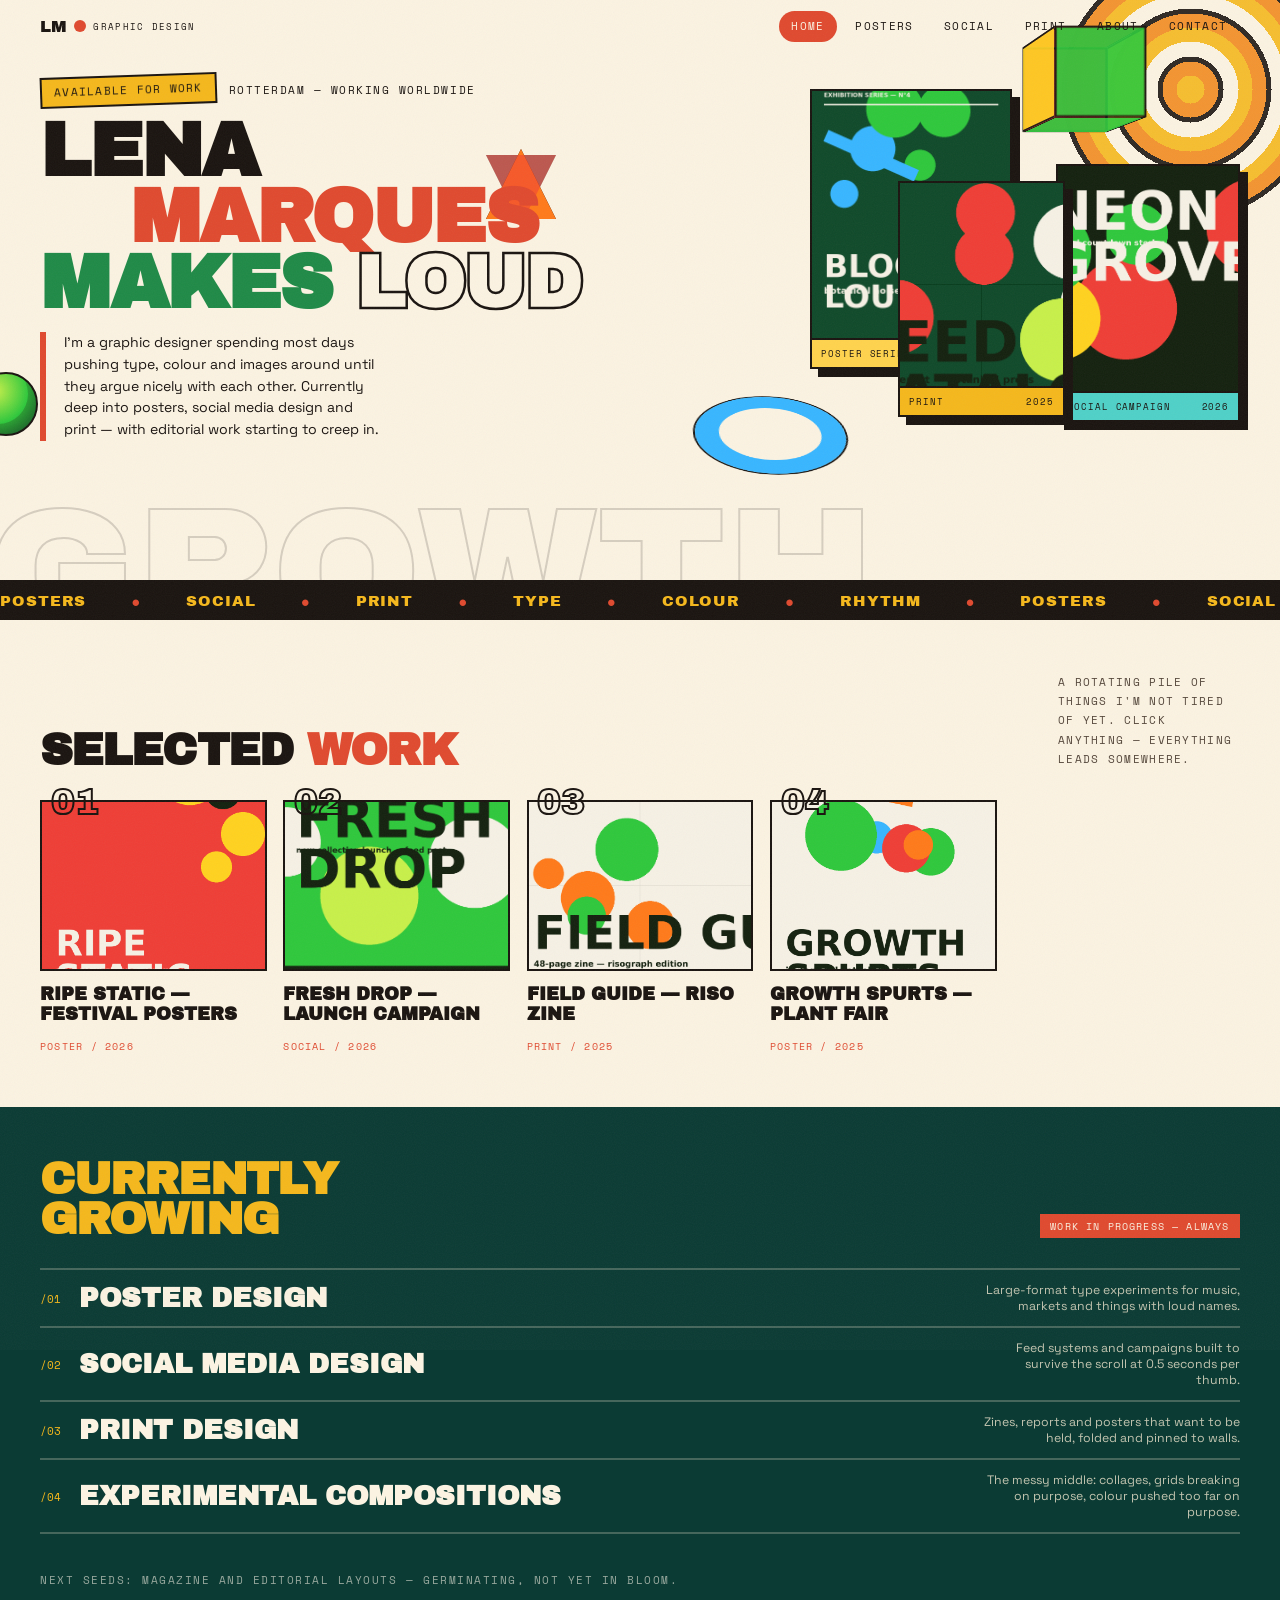
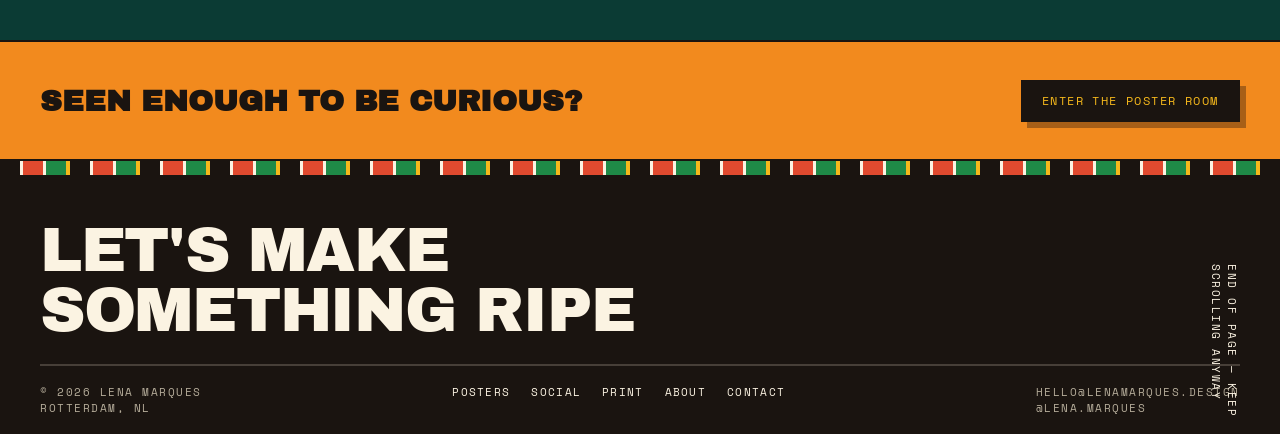
<file: index.html>
<!DOCTYPE html>
<html lang="en">
<head>
<meta charset="UTF-8">
<meta name="viewport" content="width=device-width, initial-scale=1.0">
<title>Lena Marques — Graphic Designer</title>
<meta name="description" content="Portfolio of Lena Marques, a graphic designer exploring posters, social media design and print.">
<link rel="preconnect" href="https://fonts.googleapis.com">
<link rel="preconnect" href="https://fonts.gstatic.com" crossorigin>
<link href="https://fonts.googleapis.com/css2?family=Archivo+Black&family=Space+Grotesk:wght@400;500;700&family=Space+Mono:wght@400;700&display=swap" rel="stylesheet">
<link rel="stylesheet" href="assets/css/style.css">
</head>
<body data-page="index">
<div class="grain" aria-hidden="true"></div>
<div class="cursor" aria-hidden="true"></div>
<div class="cursor-ring" aria-hidden="true"></div>
<header class="nav">
  <a class="nav-logo" href="index.html">LM<span class="dot" aria-hidden="true"></span><span class="mono" style="font-size:.62rem">graphic design</span></a>
  <nav class="nav-links" aria-label="Main navigation">
    <a href="index.html" class="active" aria-current="page">Home</a>
    <a href="posters.html">Posters</a>
    <a href="social.html">Social</a>
    <a href="print.html">Print</a>
    <a href="about.html">About</a>
    <a href="contact.html">Contact</a>
  </nav>
  <button class="nav-burger" aria-label="Toggle menu" aria-expanded="false"><span></span><span></span><span></span></button>
</header>
<nav class="menu-overlay" aria-label="Mobile navigation">
  <a href="index.html"><span class="menu-idx">01</span>Home</a>
  <a href="posters.html"><span class="menu-idx">02</span>Posters</a>
  <a href="social.html"><span class="menu-idx">03</span>Social</a>
  <a href="print.html"><span class="menu-idx">04</span>Print</a>
  <a href="about.html"><span class="menu-idx">05</span>About</a>
  <a href="contact.html"><span class="menu-idx">06</span>Contact</a>
</nav>
<main>
  <!-- ================= HERO ================= -->
  <section class="hero">
    <p class="hero-bg-word" aria-hidden="true">GROWTH</p>
    <div class="shape-stage" aria-hidden="true">
      <div class="shape" data-depth="1.4" style="top:6%;right:12%">
        <div class="cube" style="--s:88px;--c1:#2fc83c;--c2:#ffd21f;--c3:#ef3e36;--dur:16s">
          <div class="face f1"></div><div class="face f2"></div><div class="face f3"></div>
          <div class="face f4"></div><div class="face f5"></div><div class="face f6"></div>
        </div>
      </div>
      <div class="shape" data-depth="0.7" style="top:60%;left:-2%">
        <div class="sphere" style="--s:64px;--c1:#c8f04a;--c2:#2fc83c;--c3:#104a2a;--dur:7s"></div>
      </div>
      <div class="shape" data-depth="0.5" style="bottom:18%;right:34%">
        <div class="ring" style="--s:150px;--c1:#38b6ff;--dur:18s"></div>
      </div>
      <div class="shape" data-depth="1.1" style="top:24%;left:38%">
        <div class="prism" style="--s:70px;--c1:#ff7a1a;--c2:#ef3e36;--dur:8s"></div>
      </div>
    </div>

    <div class="hero-inner">
      <div>
        <div class="hero-kicker reveal">
          <span class="tag">Available for work</span>
          <span class="mono">Rotterdam — working worldwide</span>
        </div>
        <h1 class="hero-title display reveal">
          <span class="l1">Lena</span>
          <span class="l2">Marques</span>
          <span class="l3">makes <span class="outline">loud</span></span>
        </h1>
        <p class="hero-intro reveal">
          I'm a graphic designer spending most days pushing type, colour and
          images around until they argue nicely with each other. Currently deep
          into posters, social media design and print — with editorial work
          starting to creep in.
        </p>
      </div>
      <div class="hero-side" aria-label="Selected work previews">
        <a class="float-card fc1 reveal" href="posters.html" data-depth="1.2">
          <img src="assets/img/poster-1.png" alt="Bloom Loud poster — dark green background with lime and sky circles">
          <span class="fc-label"><span>Poster series</span><span>2026</span></span>
        </a>
        <a class="float-card fc2 reveal" href="social.html" data-depth="0.8">
          <img src="assets/img/social-2.png" alt="Neon Grove social campaign — dark background with bright circles">
          <span class="fc-label"><span>Social campaign</span><span>2026</span></span>
        </a>
        <a class="float-card fc3 reveal" href="print.html" data-depth="1.0">
          <img src="assets/img/print-2.png" alt="Seed Catalogue annual report — deep green spread with red and lime shapes">
          <span class="fc-label"><span>Print</span><span>2025</span></span>
        </a>
      </div>
    </div>

    <div class="hero-marquee" aria-hidden="true">
      <div class="marquee-track">
        <span>Posters <i>●</i> Social <i>●</i> Print <i>●</i> Type <i>●</i> Colour <i>●</i> Rhythm <i>●</i> Posters <i>●</i> Social <i>●</i> Print <i>●</i> Type <i>●</i> Colour <i>●</i> Rhythm <i>●</i>&nbsp;</span>
        <span>Posters <i>●</i> Social <i>●</i> Print <i>●</i> Type <i>●</i> Colour <i>●</i> Rhythm <i>●</i> Posters <i>●</i> Social <i>●</i> Print <i>●</i> Type <i>●</i> Colour <i>●</i> Rhythm <i>●</i>&nbsp;</span>
      </div>
    </div>
  </section>

  <!-- ================= SELECTED WORK ================= -->
  <section class="section">
    <div class="sec-head">
      <h2 class="sec-title display reveal">Selected <em>work</em></h2>
      <p class="sec-note reveal">A rotating pile of things I'm not tired of yet. Click anything — everything leads somewhere.</p>
    </div>
    <div class="work-ed">
      <article class="work-item we-a reveal">
        <span class="wi-num" aria-hidden="true">01</span>
        <a href="posters.html">
          <div class="wi-img"><img src="assets/img/poster-2.png" alt="Ripe Static poster — tomato red with yellow and cream circles" loading="lazy"></div>
          <div class="wi-meta"><h3>Ripe Static — festival posters</h3><span>Poster / 2026</span></div>
        </a>
      </article>
      <article class="work-item we-b reveal">
        <span class="wi-num" aria-hidden="true">02</span>
        <a href="social.html">
          <div class="wi-img"><img src="assets/img/social-1.png" alt="Fresh Drop social post — leaf green square with floating shapes" loading="lazy"></div>
          <div class="wi-meta"><h3>Fresh Drop — launch campaign</h3><span>Social / 2026</span></div>
        </a>
      </article>
      <article class="work-item we-c reveal">
        <span class="wi-num" aria-hidden="true">03</span>
        <a href="print.html">
          <div class="wi-img"><img src="assets/img/print-1.png" alt="Field Guide zine — cream spread with green, orange and blue circles" loading="lazy"></div>
          <div class="wi-meta"><h3>Field Guide — riso zine</h3><span>Print / 2025</span></div>
        </a>
      </article>
      <article class="work-item we-d reveal">
        <span class="wi-num" aria-hidden="true">04</span>
        <a href="posters.html">
          <div class="wi-img"><img src="assets/img/poster-5.png" alt="Growth Spurts poster — cream background with scattered colourful circles" loading="lazy"></div>
          <div class="wi-meta"><h3>Growth Spurts — plant fair</h3><span>Poster / 2025</span></div>
        </a>
      </article>
    </div>
  </section>

  <!-- ================= INTERESTS ================= -->
  <section class="section interests">
    <div class="sec-head">
      <h2 class="sec-title display reveal">Currently<br>growing</h2>
      <span class="int-tag reveal">work in progress — always</span>
    </div>
    <ul class="int-list">
      <li class="int-row reveal">
        <span class="idx">/01</span>
        <h3>Poster design</h3>
        <p>Large-format type experiments for music, markets and things with loud names.</p>
      </li>
      <li class="int-row reveal">
        <span class="idx">/02</span>
        <h3>Social media design</h3>
        <p>Feed systems and campaigns built to survive the scroll at 0.5 seconds per thumb.</p>
      </li>
      <li class="int-row reveal">
        <span class="idx">/03</span>
        <h3>Print design</h3>
        <p>Zines, reports and posters that want to be held, folded and pinned to walls.</p>
      </li>
      <li class="int-row reveal">
        <span class="idx">/04</span>
        <h3>Experimental compositions</h3>
        <p>The messy middle: collages, grids breaking on purpose, colour pushed too far on purpose.</p>
      </li>
    </ul>
    <p class="mono reveal" style="margin-top:2.5rem;color:rgba(246,241,229,.6)">
      Next seeds: magazine and editorial layouts — germinating, not yet in bloom.
    </p>
  </section>

  <div class="cta-band">
    <h3 class="reveal">Seen enough to be curious?</h3>
    <a href="posters.html" class="reveal">Enter the poster room</a>
  </div>
</main>
<footer class="footer">
  <span class="vert vert-label mono" aria-hidden="true">end of page — keep scrolling anyway</span>
  <p class="footer-giant reveal">Let's make<br><a href="contact.html">something ripe</a></p>
  <div class="footer-grid">
    <p class="mono">© <span class="js-year"></span> Lena Marques<br>Rotterdam, NL</p>
    <nav aria-label="Footer navigation">
      <a href="posters.html">Posters</a>
      <a href="social.html">Social</a>
      <a href="print.html">Print</a>
      <a href="about.html">About</a>
      <a href="contact.html">Contact</a>
    </nav>
    <p class="mono">hello@lenamarques.design<br>@lena.marques</p>
  </div>
</footer><script src="assets/js/main.js"></script>
</body>
</html>
</file>
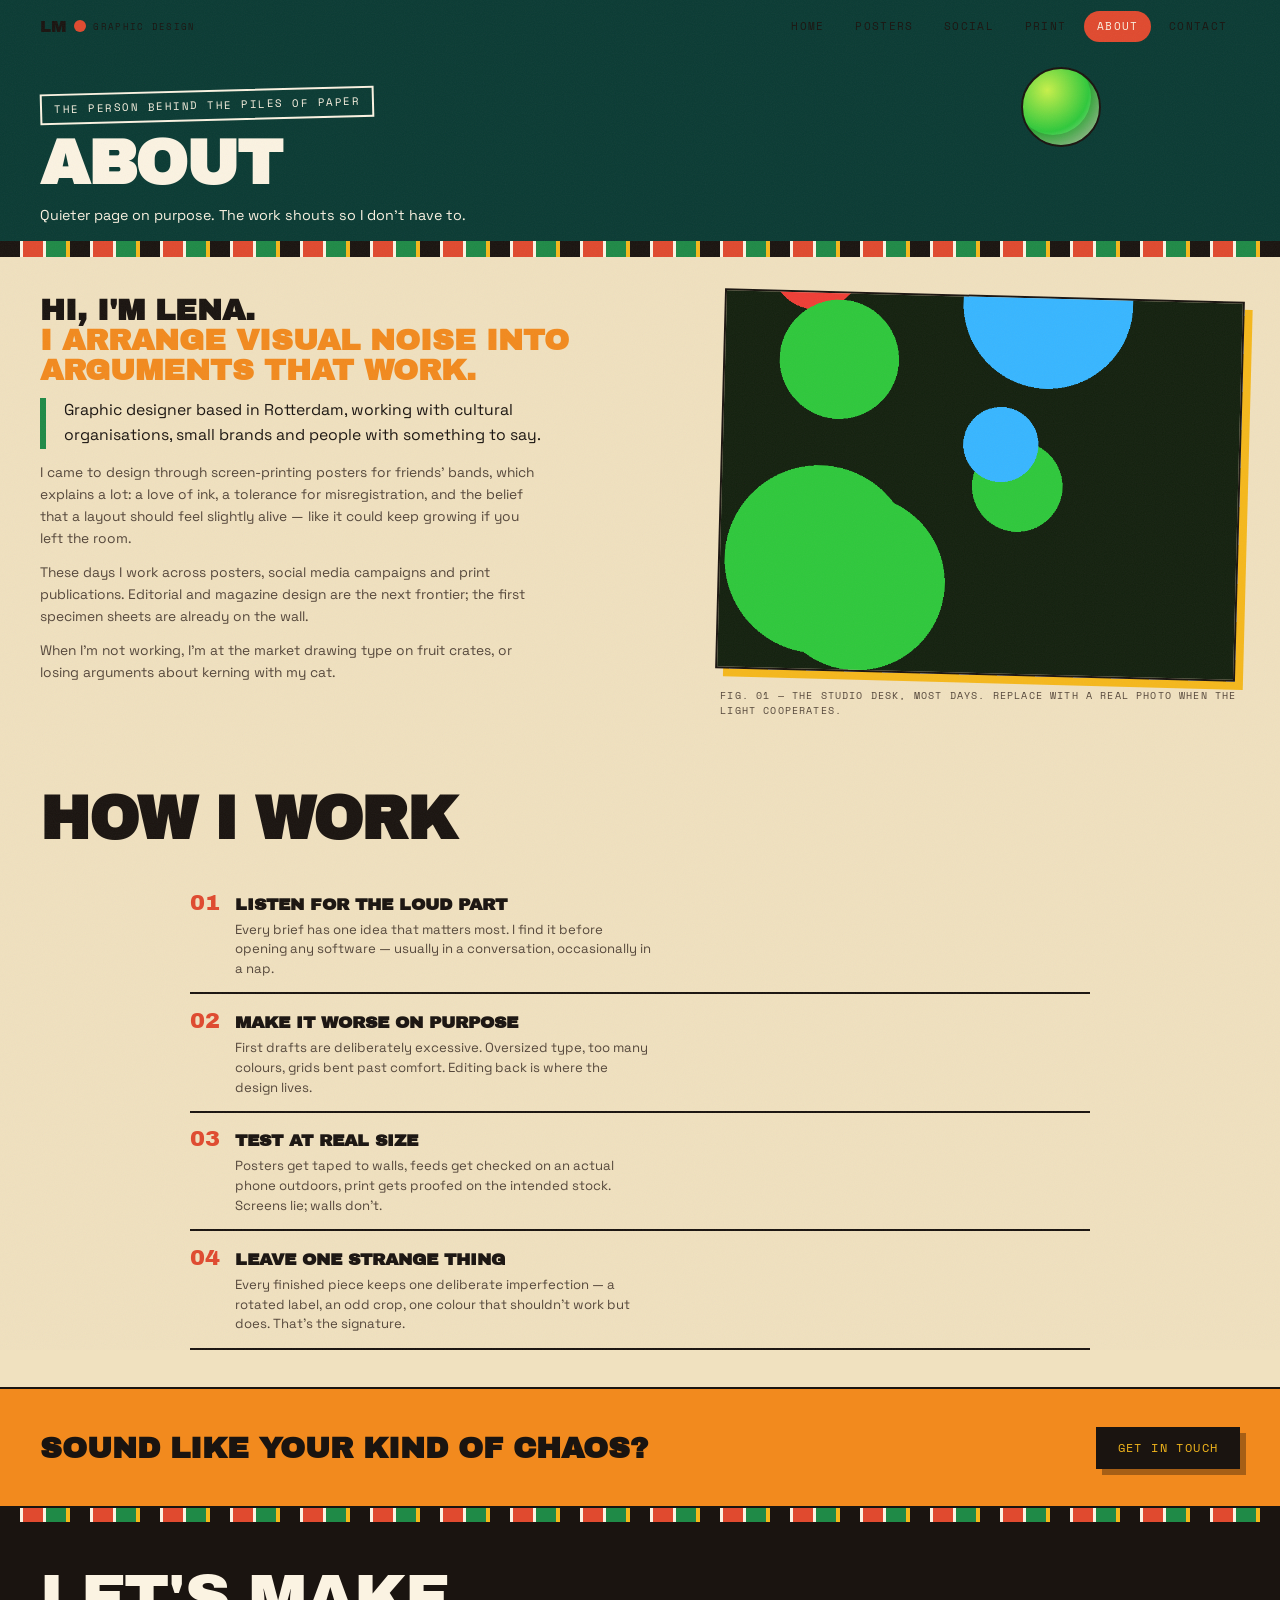
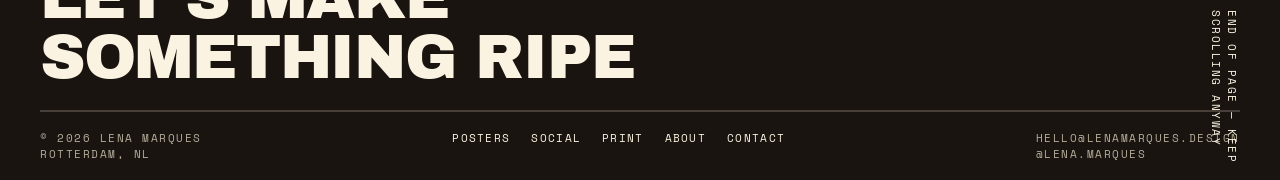
<file: about.html>
<!DOCTYPE html>
<html lang="en">
<head>
<meta charset="UTF-8">
<meta name="viewport" content="width=device-width, initial-scale=1.0">
<title>About — Lena Marques</title>
<meta name="description" content="About Lena Marques — graphic designer from Rotterdam, working in posters, social and print.">
<link rel="preconnect" href="https://fonts.googleapis.com">
<link rel="preconnect" href="https://fonts.gstatic.com" crossorigin>
<link href="https://fonts.googleapis.com/css2?family=Archivo+Black&family=Space+Grotesk:wght@400;500;700&family=Space+Mono:wght@400;700&display=swap" rel="stylesheet">
<link rel="stylesheet" href="assets/css/style.css">
</head>
<body data-page="about">
<div class="grain" aria-hidden="true"></div>
<div class="cursor" aria-hidden="true"></div>
<div class="cursor-ring" aria-hidden="true"></div>
<header class="nav">
  <a class="nav-logo" href="index.html">LM<span class="dot" aria-hidden="true"></span><span class="mono" style="font-size:.62rem">graphic design</span></a>
  <nav class="nav-links" aria-label="Main navigation">
    <a href="index.html">Home</a>
    <a href="posters.html">Posters</a>
    <a href="social.html">Social</a>
    <a href="print.html">Print</a>
    <a href="about.html" class="active" aria-current="page">About</a>
    <a href="contact.html">Contact</a>
  </nav>
  <button class="nav-burger" aria-label="Toggle menu" aria-expanded="false"><span></span><span></span><span></span></button>
</header>
<nav class="menu-overlay" aria-label="Mobile navigation">
  <a href="index.html"><span class="menu-idx">01</span>Home</a>
  <a href="posters.html"><span class="menu-idx">02</span>Posters</a>
  <a href="social.html"><span class="menu-idx">03</span>Social</a>
  <a href="print.html"><span class="menu-idx">04</span>Print</a>
  <a href="about.html"><span class="menu-idx">05</span>About</a>
  <a href="contact.html"><span class="menu-idx">06</span>Contact</a>
</nav>
<main>
  <section class="page-hero">
    <div class="shape-stage" aria-hidden="true">
      <div class="shape" data-depth="1.2" style="top:26%;right:14%">
        <div class="sphere" style="--s:80px;--c1:#c8f04a;--c2:#2fc83c;--c3:#f6f1e5;--dur:6.5s"></div>
      </div>
    </div>
    <span class="mono reveal">The person behind the piles of paper</span>
    <h1 class="ph-title display reveal">About</h1>
    <p class="ph-sub reveal">Quieter page on purpose. The work shouts so I don't have to.</p>
  </section>

  <section class="ab-grid">
    <div class="ab-txt">
      <h2 class="reveal">Hi, I'm Lena.<br><span>I arrange visual noise into arguments that work.</span></h2>
      <p class="lede reveal">Graphic designer based in Rotterdam, working with cultural organisations, small brands and people with something to say.</p>
      <p class="reveal">I came to design through screen-printing posters for friends' bands, which explains a lot: a love of ink, a tolerance for misregistration, and the belief that a layout should feel slightly alive — like it could keep growing if you left the room.</p>
      <p class="reveal">These days I work across posters, social media campaigns and print publications. Editorial and magazine design are the next frontier; the first specimen sheets are already on the wall.</p>
      <p class="reveal">When I'm not working, I'm at the market drawing type on fruit crates, or losing arguments about kerning with my cat.</p>
    </div>
    <figure class="ab-img reveal">
      <img src="assets/img/portrait.png" alt="Abstract studio composition — dark green background covered in overlapping circles in the portfolio's nature palette" loading="lazy">
      <figcaption>Fig. 01 — the studio desk, most days. Replace with a real photo when the light cooperates.</figcaption>
    </figure>
  </section>

  <section class="approach">
    <div class="sec-head">
      <h2 class="sec-title display reveal" style="font-size:clamp(2rem,5vw,4rem)">How I work</h2>
    </div>
    <ol>
      <li class="reveal">
        <div>
          <h3>Listen for the loud part</h3>
          <p>Every brief has one idea that matters most. I find it before opening any software — usually in a conversation, occasionally in a nap.</p>
        </div>
      </li>
      <li class="reveal">
        <div>
          <h3>Make it worse on purpose</h3>
          <p>First drafts are deliberately excessive. Oversized type, too many colours, grids bent past comfort. Editing back is where the design lives.</p>
        </div>
      </li>
      <li class="reveal">
        <div>
          <h3>Test at real size</h3>
          <p>Posters get taped to walls, feeds get checked on an actual phone outdoors, print gets proofed on the intended stock. Screens lie; walls don't.</p>
        </div>
      </li>
      <li class="reveal">
        <div>
          <h3>Leave one strange thing</h3>
          <p>Every finished piece keeps one deliberate imperfection — a rotated label, an odd crop, one colour that shouldn't work but does. That's the signature.</p>
        </div>
      </li>
    </ol>
  </section>

  <div class="cta-band">
    <h3 class="reveal">Sound like your kind of chaos?</h3>
    <a href="contact.html" class="reveal">Get in touch</a>
  </div>
</main>
<footer class="footer">
  <span class="vert vert-label mono" aria-hidden="true">end of page — keep scrolling anyway</span>
  <p class="footer-giant reveal">Let's make<br><a href="contact.html">something ripe</a></p>
  <div class="footer-grid">
    <p class="mono">© <span class="js-year"></span> Lena Marques<br>Rotterdam, NL</p>
    <nav aria-label="Footer navigation">
      <a href="posters.html">Posters</a>
      <a href="social.html">Social</a>
      <a href="print.html">Print</a>
      <a href="about.html">About</a>
      <a href="contact.html">Contact</a>
    </nav>
    <p class="mono">hello@lenamarques.design<br>@lena.marques</p>
  </div>
</footer><script src="assets/js/main.js"></script>
</body>
</html>
</file>
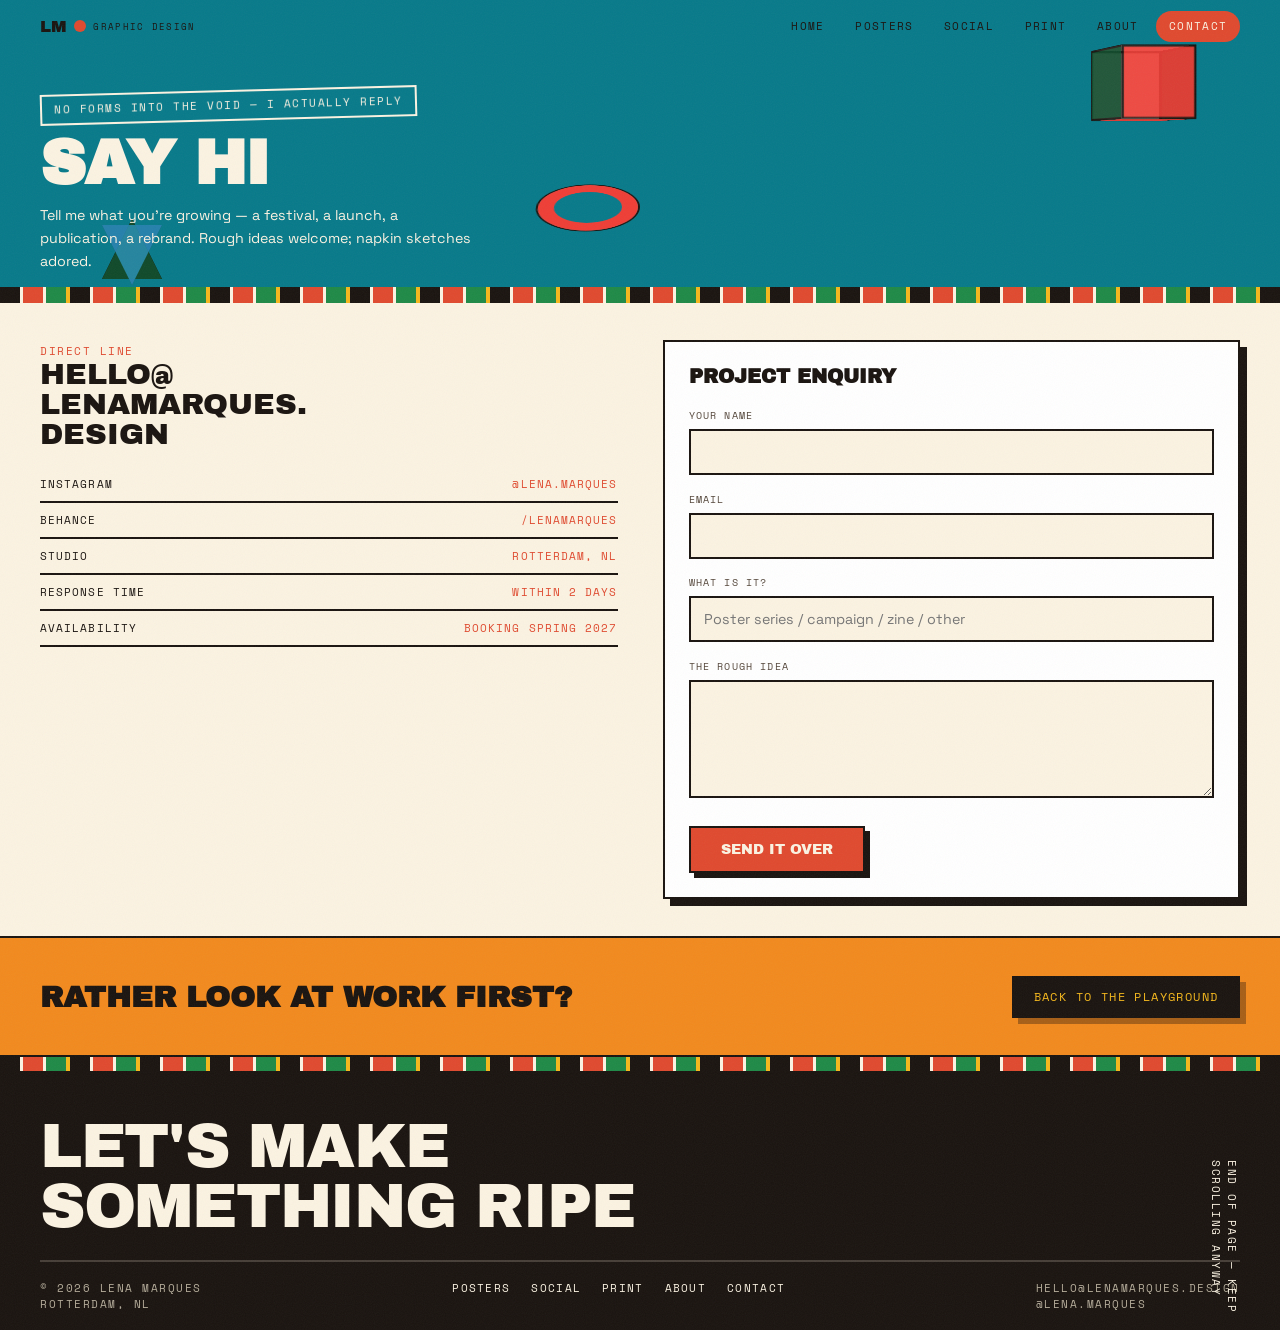
<file: contact.html>
<!DOCTYPE html>
<html lang="en">
<head>
<meta charset="UTF-8">
<meta name="viewport" content="width=device-width, initial-scale=1.0">
<title>Contact — Lena Marques</title>
<meta name="description" content="Contact Lena Marques for poster, social media and print design work.">
<link rel="preconnect" href="https://fonts.googleapis.com">
<link rel="preconnect" href="https://fonts.gstatic.com" crossorigin>
<link href="https://fonts.googleapis.com/css2?family=Archivo+Black&family=Space+Grotesk:wght@400;500;700&family=Space+Mono:wght@400;700&display=swap" rel="stylesheet">
<link rel="stylesheet" href="assets/css/style.css">
</head>
<body data-page="contact">
<div class="grain" aria-hidden="true"></div>
<div class="cursor" aria-hidden="true"></div>
<div class="cursor-ring" aria-hidden="true"></div>
<header class="nav">
  <a class="nav-logo" href="index.html">LM<span class="dot" aria-hidden="true"></span><span class="mono" style="font-size:.62rem">graphic design</span></a>
  <nav class="nav-links" aria-label="Main navigation">
    <a href="index.html">Home</a>
    <a href="posters.html">Posters</a>
    <a href="social.html">Social</a>
    <a href="print.html">Print</a>
    <a href="about.html">About</a>
    <a href="contact.html" class="active" aria-current="page">Contact</a>
  </nav>
  <button class="nav-burger" aria-label="Toggle menu" aria-expanded="false"><span></span><span></span><span></span></button>
</header>
<nav class="menu-overlay" aria-label="Mobile navigation">
  <a href="index.html"><span class="menu-idx">01</span>Home</a>
  <a href="posters.html"><span class="menu-idx">02</span>Posters</a>
  <a href="social.html"><span class="menu-idx">03</span>Social</a>
  <a href="print.html"><span class="menu-idx">04</span>Print</a>
  <a href="about.html"><span class="menu-idx">05</span>About</a>
  <a href="contact.html"><span class="menu-idx">06</span>Contact</a>
</nav>
<main>
  <section class="page-hero">
    <div class="shape-stage" aria-hidden="true">
      <div class="shape" data-depth="1.3" style="top:16%;right:8%">
        <div class="cube" style="--s:72px;--c1:#ef3e36;--c2:#104a2a;--c3:#f6f1e5;--dur:14s">
          <div class="face f1"></div><div class="face f2"></div><div class="face f3"></div>
          <div class="face f4"></div><div class="face f5"></div><div class="face f6"></div>
        </div>
      </div>
      <div class="shape" data-depth="0.7" style="bottom:8%;left:8%">
        <div class="prism" style="--s:60px;--c1:#104a2a;--c2:#38b6ff;--dur:6.5s"></div>
      </div>
      <div class="shape" data-depth="0.9" style="top:52%;left:42%">
        <div class="ring" style="--s:100px;--c1:#ef3e36;--dur:11s"></div>
      </div>
    </div>
    <span class="mono reveal">No forms into the void — I actually reply</span>
    <h1 class="ph-title display reveal">Say hi</h1>
    <p class="ph-sub reveal">Tell me what you're growing — a festival, a launch, a publication, a rebrand. Rough ideas welcome; napkin sketches adored.</p>
  </section>

  <div class="ct-wrap">
    <div class="reveal">
      <span class="mono" style="color:var(--tomato)">Direct line</span><br>
      <a class="ct-mail" href="mailto:hello@lenamarques.design">hello@<br>lenamarques.<br>design</a>
      <ul class="ct-list">
        <li><span>Instagram</span><span>@lena.marques</span></li>
        <li><span>Behance</span><span>/lenamarques</span></li>
        <li><span>Studio</span><span>Rotterdam, NL</span></li>
        <li><span>Response time</span><span>within 2 days</span></li>
        <li><span>Availability</span><span>booking spring 2027</span></li>
      </ul>
    </div>
    <div class="ct-form reveal">
      <h3>Project enquiry</h3>
      <form action="#" method="post">
        <label for="f-name">Your name</label>
        <input id="f-name" name="name" type="text" required autocomplete="name">
        <label for="f-mail">Email</label>
        <input id="f-mail" name="email" type="email" required autocomplete="email">
        <label for="f-type">What is it?</label>
        <input id="f-type" name="type" type="text" placeholder="Poster series / campaign / zine / other" required>
        <label for="f-msg">The rough idea</label>
        <textarea id="f-msg" name="message" rows="5" required></textarea>
        <button type="submit">Send it over</button>
      </form>
      <p class="sent-msg">Received — I'll write back within two working days.</p>
    </div>
  </div>

  <div class="cta-band">
    <h3 class="reveal">Rather look at work first?</h3>
    <a href="index.html" class="reveal">Back to the playground</a>
  </div>
</main>
<footer class="footer">
  <span class="vert vert-label mono" aria-hidden="true">end of page — keep scrolling anyway</span>
  <p class="footer-giant reveal">Let's make<br><a href="contact.html">something ripe</a></p>
  <div class="footer-grid">
    <p class="mono">© <span class="js-year"></span> Lena Marques<br>Rotterdam, NL</p>
    <nav aria-label="Footer navigation">
      <a href="posters.html">Posters</a>
      <a href="social.html">Social</a>
      <a href="print.html">Print</a>
      <a href="about.html">About</a>
      <a href="contact.html">Contact</a>
    </nav>
    <p class="mono">hello@lenamarques.design<br>@lena.marques</p>
  </div>
</footer><script src="assets/js/main.js"></script>
</body>
</html>
</file>
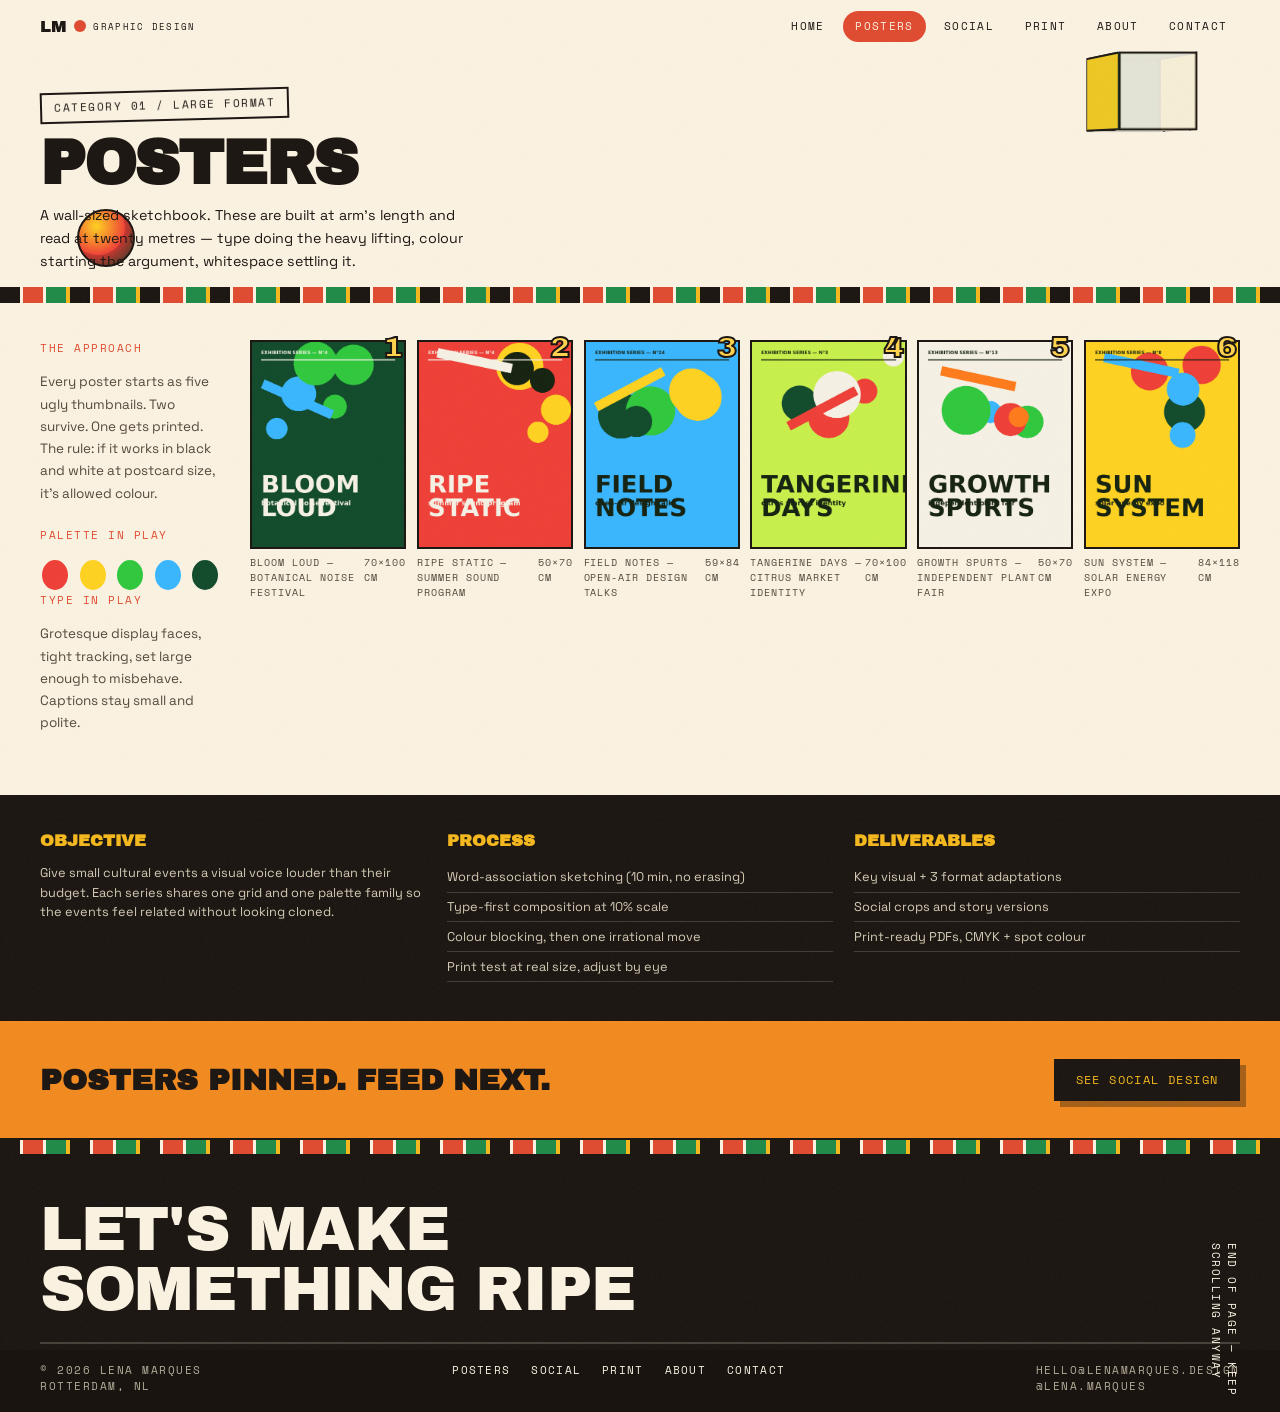
<file: posters.html>
<!DOCTYPE html>
<html lang="en">
<head>
<meta charset="UTF-8">
<meta name="viewport" content="width=device-width, initial-scale=1.0">
<title>Posters — Lena Marques</title>
<meta name="description" content="Poster design by Lena Marques — large-format typography and colour experiments.">
<link rel="preconnect" href="https://fonts.googleapis.com">
<link rel="preconnect" href="https://fonts.gstatic.com" crossorigin>
<link href="https://fonts.googleapis.com/css2?family=Archivo+Black&family=Space+Grotesk:wght@400;500;700&family=Space+Mono:wght@400;700&display=swap" rel="stylesheet">
<link rel="stylesheet" href="assets/css/style.css">
</head>
<body data-page="posters">
<div class="grain" aria-hidden="true"></div>
<div class="cursor" aria-hidden="true"></div>
<div class="cursor-ring" aria-hidden="true"></div>
<header class="nav">
  <a class="nav-logo" href="index.html">LM<span class="dot" aria-hidden="true"></span><span class="mono" style="font-size:.62rem">graphic design</span></a>
  <nav class="nav-links" aria-label="Main navigation">
    <a href="index.html">Home</a>
    <a href="posters.html" class="active" aria-current="page">Posters</a>
    <a href="social.html">Social</a>
    <a href="print.html">Print</a>
    <a href="about.html">About</a>
    <a href="contact.html">Contact</a>
  </nav>
  <button class="nav-burger" aria-label="Toggle menu" aria-expanded="false"><span></span><span></span><span></span></button>
</header>
<nav class="menu-overlay" aria-label="Mobile navigation">
  <a href="index.html"><span class="menu-idx">01</span>Home</a>
  <a href="posters.html"><span class="menu-idx">02</span>Posters</a>
  <a href="social.html"><span class="menu-idx">03</span>Social</a>
  <a href="print.html"><span class="menu-idx">04</span>Print</a>
  <a href="about.html"><span class="menu-idx">05</span>About</a>
  <a href="contact.html"><span class="menu-idx">06</span>Contact</a>
</nav>
<main>
  <section class="page-hero">
    <div class="shape-stage" aria-hidden="true">
      <div class="shape" data-depth="1.3" style="top:18%;right:8%">
        <div class="cube" style="--s:76px;--c1:#f6f1e5;--c2:#ffd21f;--c3:#104a2a;--dur:15s">
          <div class="face f1"></div><div class="face f2"></div><div class="face f3"></div>
          <div class="face f4"></div><div class="face f5"></div><div class="face f6"></div>
        </div>
      </div>
      <div class="shape" data-depth="0.6" style="bottom:12%;left:6%">
        <div class="sphere" style="--s:58px;--c1:#ffd21f;--c2:#ef3e36;--c3:#104a2a;--dur:6s"></div>
      </div>
    </div>
    <span class="mono reveal">Category 01 / Large format</span>
    <h1 class="ph-title display reveal">Posters</h1>
    <p class="ph-sub reveal">A wall-sized sketchbook. These are built at arm's length and read at twenty metres — type doing the heavy lifting, colour starting the argument, whitespace settling it.</p>
  </section>

  <div class="pg-wrap">
    <aside class="pg-side">
      <div class="reveal">
        <span class="mono">The approach</span>
        <p>Every poster starts as five ugly thumbnails. Two survive. One gets printed. The rule: if it works in black and white at postcard size, it's allowed colour.</p>
      </div>
      <div class="reveal">
        <span class="mono">Palette in play</span>
        <div class="swatch-row">
          <span class="swatch" style="background:#ef3e36" title="Tomato red"></span>
          <span class="swatch" style="background:#ffd21f" title="Warm yellow"></span>
          <span class="swatch" style="background:#2fc83c" title="Electric leaf"></span>
          <span class="swatch" style="background:#38b6ff" title="Sky blue"></span>
          <span class="swatch" style="background:#104a2a" title="Deep botanical"></span>
        </div>
      </div>
      <div class="reveal">
        <span class="mono">Type in play</span>
        <p>Grotesque display faces, tight tracking, set large enough to misbehave. Captions stay small and polite.</p>
      </div>
    </aside>

    <div class="pg-gallery">
      <figure class="pg-item p1 reveal">
        <span class="big-no" aria-hidden="true">1</span>
        <img src="assets/img/poster-1.png" alt="Bloom Loud poster — dark botanical green with lime and sky blue circles and cream typography" loading="lazy">
        <figcaption class="pg-cap"><span>Bloom Loud — botanical noise festival</span><span>70×100 cm</span></figcaption>
      </figure>
      <figure class="pg-item p2 reveal">
        <span class="big-no" aria-hidden="true">2</span>
        <img src="assets/img/poster-2.png" alt="Ripe Static poster — tomato red with yellow and cream circles, cream typography" loading="lazy">
        <figcaption class="pg-cap"><span>Ripe Static — summer sound program</span><span>50×70 cm</span></figcaption>
      </figure>
      <figure class="pg-item p3 reveal">
        <span class="big-no" aria-hidden="true">3</span>
        <img src="assets/img/poster-3.png" alt="Field Notes poster — sky blue with deep green and yellow circles, dark typography" loading="lazy">
        <figcaption class="pg-cap"><span>Field Notes — open-air design talks</span><span>59×84 cm</span></figcaption>
      </figure>
      <figure class="pg-item p4 reveal">
        <span class="big-no" aria-hidden="true">4</span>
        <img src="assets/img/poster-4.png" alt="Tangerine Days poster — lime background with tomato and cream circles" loading="lazy">
        <figcaption class="pg-cap"><span>Tangerine Days — citrus market identity</span><span>70×100 cm</span></figcaption>
      </figure>
      <figure class="pg-item p5 reveal">
        <span class="big-no" aria-hidden="true">5</span>
        <img src="assets/img/poster-5.png" alt="Growth Spurts poster — cream background with leaf green, orange, red and blue circles" loading="lazy">
        <figcaption class="pg-cap"><span>Growth Spurts — independent plant fair</span><span>50×70 cm</span></figcaption>
      </figure>
      <figure class="pg-item p6 reveal">
        <span class="big-no" aria-hidden="true">6</span>
        <img src="assets/img/poster-6.png" alt="Sun System poster — warm yellow with tomato red, deep green and sky circles" loading="lazy">
        <figcaption class="pg-cap"><span>Sun System — solar energy expo</span><span>84×118 cm</span></figcaption>
      </figure>
    </div>
  </div>

  <section class="detail-band">
    <div class="reveal">
      <h4>Objective</h4>
      <p>Give small cultural events a visual voice louder than their budget. Each series shares one grid and one palette family so the events feel related without looking cloned.</p>
    </div>
    <div class="reveal">
      <h4>Process</h4>
      <ul>
        <li>Word-association sketching (10 min, no erasing)</li>
        <li>Type-first composition at 10% scale</li>
        <li>Colour blocking, then one irrational move</li>
        <li>Print test at real size, adjust by eye</li>
      </ul>
    </div>
    <div class="reveal">
      <h4>Deliverables</h4>
      <ul>
        <li>Key visual + 3 format adaptations</li>
        <li>Social crops and story versions</li>
        <li>Print-ready PDFs, CMYK + spot colour</li>
      </ul>
    </div>
  </section>

  <div class="cta-band">
    <h3 class="reveal">Posters pinned. Feed next.</h3>
    <a href="social.html" class="reveal">See social design</a>
  </div>
</main>
<footer class="footer">
  <span class="vert vert-label mono" aria-hidden="true">end of page — keep scrolling anyway</span>
  <p class="footer-giant reveal">Let's make<br><a href="contact.html">something ripe</a></p>
  <div class="footer-grid">
    <p class="mono">© <span class="js-year"></span> Lena Marques<br>Rotterdam, NL</p>
    <nav aria-label="Footer navigation">
      <a href="posters.html">Posters</a>
      <a href="social.html">Social</a>
      <a href="print.html">Print</a>
      <a href="about.html">About</a>
      <a href="contact.html">Contact</a>
    </nav>
    <p class="mono">hello@lenamarques.design<br>@lena.marques</p>
  </div>
</footer><script src="assets/js/main.js"></script>
</body>
</html>
</file>
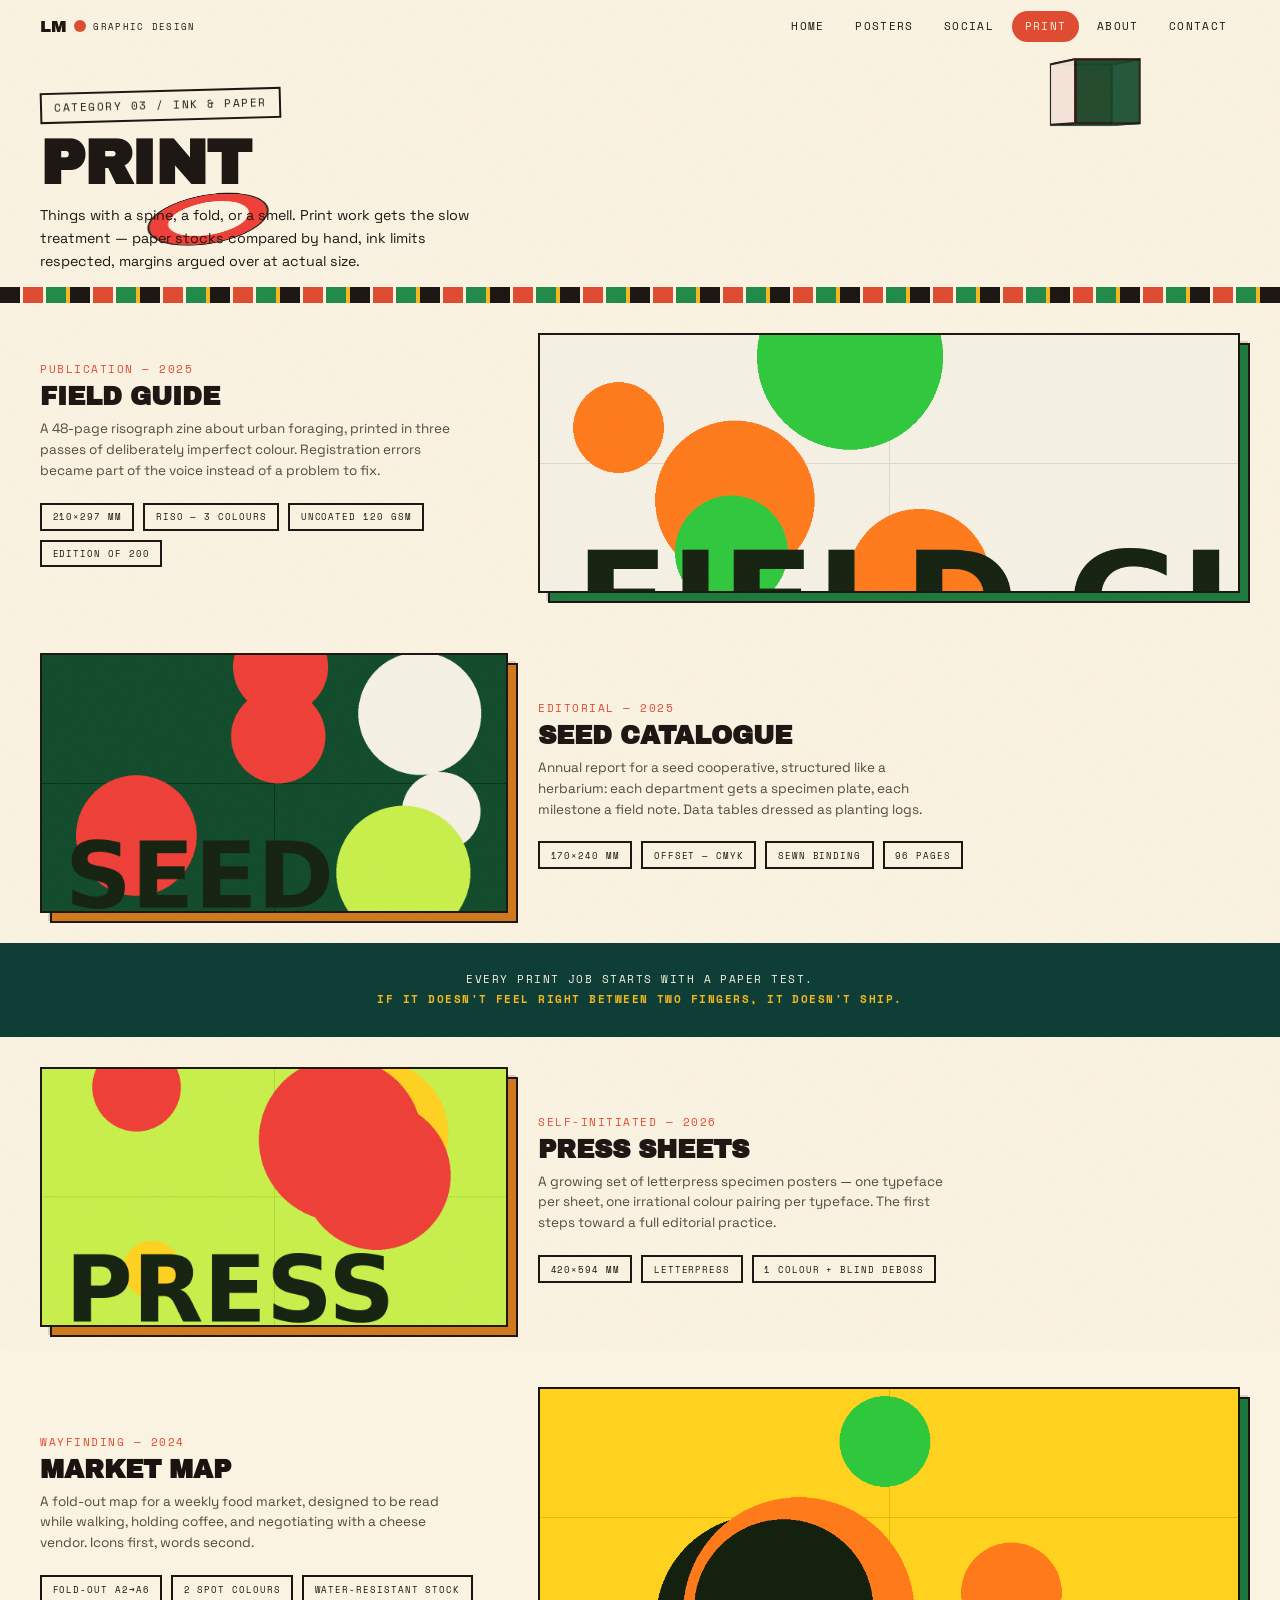
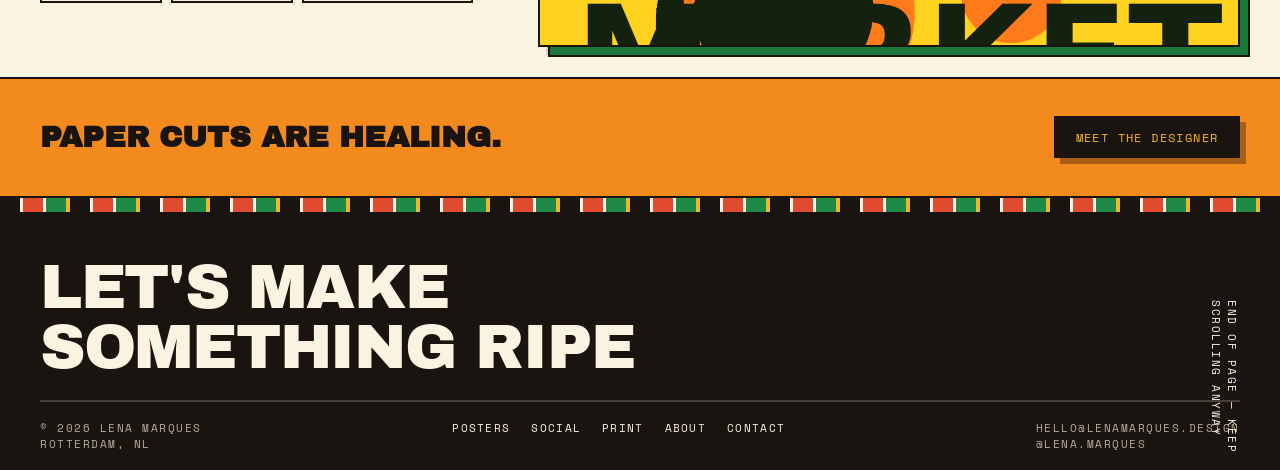
<file: print.html>
<!DOCTYPE html>
<html lang="en">
<head>
<meta charset="UTF-8">
<meta name="viewport" content="width=device-width, initial-scale=1.0">
<title>Print Design — Lena Marques</title>
<meta name="description" content="Print design by Lena Marques — zines, reports and tactile publications.">
<link rel="preconnect" href="https://fonts.googleapis.com">
<link rel="preconnect" href="https://fonts.gstatic.com" crossorigin>
<link href="https://fonts.googleapis.com/css2?family=Archivo+Black&family=Space+Grotesk:wght@400;500;700&family=Space+Mono:wght@400;700&display=swap" rel="stylesheet">
<link rel="stylesheet" href="assets/css/style.css">
</head>
<body data-page="print">
<div class="grain" aria-hidden="true"></div>
<div class="cursor" aria-hidden="true"></div>
<div class="cursor-ring" aria-hidden="true"></div>
<header class="nav">
  <a class="nav-logo" href="index.html">LM<span class="dot" aria-hidden="true"></span><span class="mono" style="font-size:.62rem">graphic design</span></a>
  <nav class="nav-links" aria-label="Main navigation">
    <a href="index.html">Home</a>
    <a href="posters.html">Posters</a>
    <a href="social.html">Social</a>
    <a href="print.html" class="active" aria-current="page">Print</a>
    <a href="about.html">About</a>
    <a href="contact.html">Contact</a>
  </nav>
  <button class="nav-burger" aria-label="Toggle menu" aria-expanded="false"><span></span><span></span><span></span></button>
</header>
<nav class="menu-overlay" aria-label="Mobile navigation">
  <a href="index.html"><span class="menu-idx">01</span>Home</a>
  <a href="posters.html"><span class="menu-idx">02</span>Posters</a>
  <a href="social.html"><span class="menu-idx">03</span>Social</a>
  <a href="print.html"><span class="menu-idx">04</span>Print</a>
  <a href="about.html"><span class="menu-idx">05</span>About</a>
  <a href="contact.html"><span class="menu-idx">06</span>Contact</a>
</nav>
<main>
  <section class="page-hero">
    <div class="shape-stage" aria-hidden="true">
      <div class="shape" data-depth="1.1" style="top:20%;right:12%">
        <div class="cube" style="--s:64px;--c1:#104a2a;--c2:#f6f1e5;--c3:#ef3e36;--dur:17s">
          <div class="face f1"></div><div class="face f2"></div><div class="face f3"></div>
          <div class="face f4"></div><div class="face f5"></div><div class="face f6"></div>
        </div>
      </div>
      <div class="shape" data-depth="0.7" style="bottom:10%;left:12%">
        <div class="ring" style="--s:110px;--c1:#ef3e36;--dur:13s"></div>
      </div>
    </div>
    <span class="mono reveal">Category 03 / Ink &amp; paper</span>
    <h1 class="ph-title display reveal">Print</h1>
    <p class="ph-sub reveal">Things with a spine, a fold, or a smell. Print work gets the slow treatment — paper stocks compared by hand, ink limits respected, margins argued over at actual size.</p>
  </section>

  <section class="pr-spread">
    <div class="pr-img reveal">
      <img src="assets/img/print-1.png" alt="Field Guide zine spread — cream paper with green, orange and blue circle artwork and fold marks" loading="lazy">
    </div>
    <div class="pr-txt reveal">
      <span class="mono" style="color:var(--tomato)">Publication — 2025</span>
      <h3>Field Guide</h3>
      <p>A 48-page risograph zine about urban foraging, printed in three passes of deliberately imperfect colour. Registration errors became part of the voice instead of a problem to fix.</p>
      <div class="pr-specs">
        <span>210×297 mm</span><span>Riso — 3 colours</span><span>Uncoated 120 gsm</span><span>Edition of 200</span>
      </div>
    </div>
  </section>

  <section class="pr-spread">
    <div class="pr-img reveal">
      <img src="assets/img/print-2.png" alt="Seed Catalogue annual report spread — deep green with lime and red shapes" loading="lazy">
    </div>
    <div class="pr-txt reveal">
      <span class="mono" style="color:var(--tomato)">Editorial — 2025</span>
      <h3>Seed Catalogue</h3>
      <p>Annual report for a seed cooperative, structured like a herbarium: each department gets a specimen plate, each milestone a field note. Data tables dressed as planting logs.</p>
      <div class="pr-specs">
        <span>170×240 mm</span><span>Offset — CMYK</span><span>Sewn binding</span><span>96 pages</span>
      </div>
    </div>
  </section>

  <p class="paper-note reveal">
    Every print job starts with a paper test.<br>
    <b>If it doesn't feel right between two fingers, it doesn't ship.</b>
  </p>

  <section class="pr-spread">
    <div class="pr-img reveal">
      <img src="assets/img/print-3.png" alt="Press Sheets specimen — lime background with tomato, deep green and yellow shapes" loading="lazy">
    </div>
    <div class="pr-txt reveal">
      <span class="mono" style="color:var(--tomato)">Self-initiated — 2026</span>
      <h3>Press Sheets</h3>
      <p>A growing set of letterpress specimen posters — one typeface per sheet, one irrational colour pairing per typeface. The first steps toward a full editorial practice.</p>
      <div class="pr-specs">
        <span>420×594 mm</span><span>Letterpress</span><span>1 colour + blind deboss</span>
      </div>
    </div>
  </section>

  <section class="pr-spread">
    <div class="pr-img reveal">
      <img src="assets/img/print-4.png" alt="Market Map fold-out — yellow with dark, green and orange shapes" loading="lazy">
    </div>
    <div class="pr-txt reveal">
      <span class="mono" style="color:var(--tomato)">Wayfinding — 2024</span>
      <h3>Market Map</h3>
      <p>A fold-out map for a weekly food market, designed to be read while walking, holding coffee, and negotiating with a cheese vendor. Icons first, words second.</p>
      <div class="pr-specs">
        <span>Fold-out A2→A6</span><span>2 spot colours</span><span>Water-resistant stock</span>
      </div>
    </div>
  </section>

  <div class="cta-band">
    <h3 class="reveal">Paper cuts are healing.</h3>
    <a href="about.html" class="reveal">Meet the designer</a>
  </div>
</main>
<footer class="footer">
  <span class="vert vert-label mono" aria-hidden="true">end of page — keep scrolling anyway</span>
  <p class="footer-giant reveal">Let's make<br><a href="contact.html">something ripe</a></p>
  <div class="footer-grid">
    <p class="mono">© <span class="js-year"></span> Lena Marques<br>Rotterdam, NL</p>
    <nav aria-label="Footer navigation">
      <a href="posters.html">Posters</a>
      <a href="social.html">Social</a>
      <a href="print.html">Print</a>
      <a href="about.html">About</a>
      <a href="contact.html">Contact</a>
    </nav>
    <p class="mono">hello@lenamarques.design<br>@lena.marques</p>
  </div>
</footer><script src="assets/js/main.js"></script>
</body>
</html>
</file>
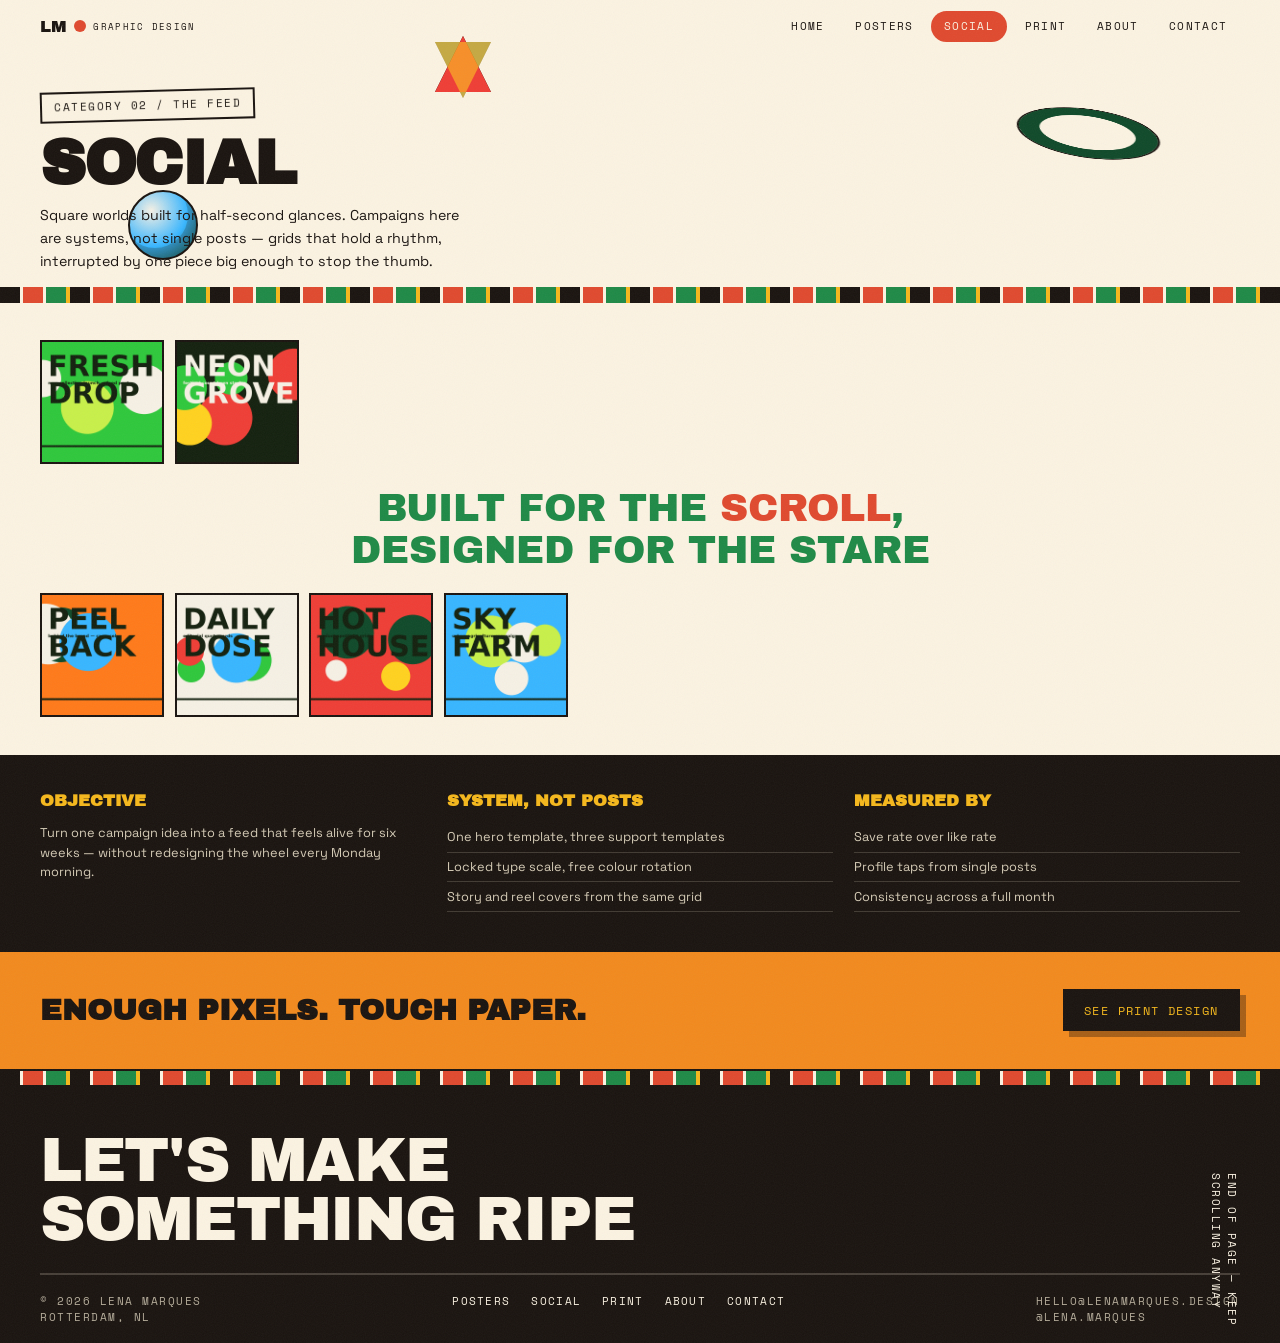
<file: social.html>
<!DOCTYPE html>
<html lang="en">
<head>
<meta charset="UTF-8">
<meta name="viewport" content="width=device-width, initial-scale=1.0">
<title>Social Media Design — Lena Marques</title>
<meta name="description" content="Social media design by Lena Marques — campaigns and feed systems.">
<link rel="preconnect" href="https://fonts.googleapis.com">
<link rel="preconnect" href="https://fonts.gstatic.com" crossorigin>
<link href="https://fonts.googleapis.com/css2?family=Archivo+Black&family=Space+Grotesk:wght@400;500;700&family=Space+Mono:wght@400;700&display=swap" rel="stylesheet">
<link rel="stylesheet" href="assets/css/style.css">
</head>
<body data-page="social">
<div class="grain" aria-hidden="true"></div>
<div class="cursor" aria-hidden="true"></div>
<div class="cursor-ring" aria-hidden="true"></div>
<header class="nav">
  <a class="nav-logo" href="index.html">LM<span class="dot" aria-hidden="true"></span><span class="mono" style="font-size:.62rem">graphic design</span></a>
  <nav class="nav-links" aria-label="Main navigation">
    <a href="index.html">Home</a>
    <a href="posters.html">Posters</a>
    <a href="social.html" class="active" aria-current="page">Social</a>
    <a href="print.html">Print</a>
    <a href="about.html">About</a>
    <a href="contact.html">Contact</a>
  </nav>
  <button class="nav-burger" aria-label="Toggle menu" aria-expanded="false"><span></span><span></span><span></span></button>
</header>
<nav class="menu-overlay" aria-label="Mobile navigation">
  <a href="index.html"><span class="menu-idx">01</span>Home</a>
  <a href="posters.html"><span class="menu-idx">02</span>Posters</a>
  <a href="social.html"><span class="menu-idx">03</span>Social</a>
  <a href="print.html"><span class="menu-idx">04</span>Print</a>
  <a href="about.html"><span class="menu-idx">05</span>About</a>
  <a href="contact.html"><span class="menu-idx">06</span>Contact</a>
</nav>
<main>
  <section class="page-hero">
    <div class="shape-stage" aria-hidden="true">
      <div class="shape" data-depth="1.2" style="top:22%;right:10%">
        <div class="ring" style="--s:130px;--c1:#104a2a;--dur:12s"></div>
      </div>
      <div class="shape" data-depth="0.8" style="bottom:14%;left:10%">
        <div class="sphere" style="--s:70px;--c1:#f6f1e5;--c2:#38b6ff;--c3:#104a2a;--dur:5.5s"></div>
      </div>
      <div class="shape" data-depth="1.5" style="top:12%;left:34%">
        <div class="prism" style="--s:56px;--c1:#ef3e36;--c2:#ffd21f;--dur:7s"></div>
      </div>
    </div>
    <span class="mono reveal">Category 02 / The feed</span>
    <h1 class="ph-title display reveal">Social</h1>
    <p class="ph-sub reveal">Square worlds built for half-second glances. Campaigns here are systems, not single posts — grids that hold a rhythm, interrupted by one piece big enough to stop the thumb.</p>
  </section>

  <div class="sg-grid">
    <figure class="sg-item s3 sg-rotate-l reveal">
      <img src="assets/img/social-1.png" alt="Fresh Drop feed post — leaf green with floating lime and orange shapes" loading="lazy">
      <figcaption class="sg-tag">Fresh Drop / carousel 1 of 6</figcaption>
    </figure>
    <figure class="sg-item s3 sg-rotate-r reveal">
      <img src="assets/img/social-2.png" alt="Neon Grove feed post — dark background with leaf, tomato and yellow circles" loading="lazy">
      <figcaption class="sg-tag">Neon Grove / countdown series</figcaption>
    </figure>
    <p class="sg-big-word reveal">Built for the <i>scroll</i>,<br>designed for the stare</p>
    <figure class="sg-item s2 reveal">
      <img src="assets/img/social-3.png" alt="Peel Back carousel — tangerine orange with cream and deep green shapes" loading="lazy">
      <figcaption class="sg-tag">Peel Back / behind the brand</figcaption>
    </figure>
    <figure class="sg-item s2 reveal">
      <img src="assets/img/social-4.png" alt="Daily Dose card — cream with sky, leaf and tomato circles" loading="lazy">
      <figcaption class="sg-tag">Daily Dose / editorial cards</figcaption>
    </figure>
    <figure class="sg-item s2 reveal">
      <img src="assets/img/social-5.png" alt="Hot House post — tomato red with yellow and cream circles" loading="lazy">
      <figcaption class="sg-tag">Hot House / product spotlight</figcaption>
    </figure>
    <figure class="sg-item s4 sg-rotate-l reveal">
      <img src="assets/img/social-6.png" alt="Sky Farm campaign — sky blue with deep green and lime circles" loading="lazy">
      <figcaption class="sg-tag">Sky Farm / urban agriculture campaign</figcaption>
    </figure>
  </div>

  <section class="detail-band">
    <div class="reveal">
      <h4>Objective</h4>
      <p>Turn one campaign idea into a feed that feels alive for six weeks — without redesigning the wheel every Monday morning.</p>
    </div>
    <div class="reveal">
      <h4>System, not posts</h4>
      <ul>
        <li>One hero template, three support templates</li>
        <li>Locked type scale, free colour rotation</li>
        <li>Story and reel covers from the same grid</li>
      </ul>
    </div>
    <div class="reveal">
      <h4>Measured by</h4>
      <ul>
        <li>Save rate over like rate</li>
        <li>Profile taps from single posts</li>
        <li>Consistency across a full month</li>
      </ul>
    </div>
  </section>

  <div class="cta-band">
    <h3 class="reveal">Enough pixels. Touch paper.</h3>
    <a href="print.html" class="reveal">See print design</a>
  </div>
</main>
<footer class="footer">
  <span class="vert vert-label mono" aria-hidden="true">end of page — keep scrolling anyway</span>
  <p class="footer-giant reveal">Let's make<br><a href="contact.html">something ripe</a></p>
  <div class="footer-grid">
    <p class="mono">© <span class="js-year"></span> Lena Marques<br>Rotterdam, NL</p>
    <nav aria-label="Footer navigation">
      <a href="posters.html">Posters</a>
      <a href="social.html">Social</a>
      <a href="print.html">Print</a>
      <a href="about.html">About</a>
      <a href="contact.html">Contact</a>
    </nav>
    <p class="mono">hello@lenamarques.design<br>@lena.marques</p>
  </div>
</footer><script src="assets/js/main.js"></script>
</body>
</html>
</file>
<file: assets/css/style.css>
/* ============================================================
   LENA MARQUES graphic design portfolio
   Kenyan edition. Tropical palette and patterns drawn from
   across the country: Swahili coast, highlands, lakeside,
   the north and Nairobi street culture.
   Variable and class names are unchanged so your HTML keeps working.
   ============================================================ */

:root{
  /* ground */
  --ink:#1a1410;            /* charcoal black, also the flag black */
  --ink-soft:#54463a;
  --cream:#fbf3e2;          /* coral sand */
  --cream-2:#f0e1bf;        /* dry grass */

  /* tropical Kenya */
  --leaf:#1f8a47;           /* tea estate green, flag green */
  --forest:#0f5a3a;         /* highland forest */
  --deep:#0b3b34;           /* deep canopy and deep water */
  --tang:#f28a1e;           /* ripe mango */
  --tomato:#e04a2f;         /* hibiscus and red soil, flag red */
  --red:#b8321f;
  --ocean:#087a8a;          /* Indian Ocean teal */
  --indigo:#2b4aa8;         /* kanga blue */
  --sky:#4fd1c8;            /* coastal turquoise */
  --jacaranda:#7a46b0;      /* Nairobi jacaranda */
  --bougainvillea:#d6336c;

  /* sun family */
  --lime:#f5b81c;           /* equatorial sun gold, main accent */
  --yellow:#ffd34d;
  --ochre:#c8851a;          /* sisal and red earth */

  /* regional materials */
  --soapstone:#eab9a2;      /* Kisii soapstone */
  --clay:#a8442a;           /* lakeside pottery */
  --lake:#2a6f97;           /* Lake Victoria */
  --flamingo:#f08aa0;       /* Rift Valley soda lakes */
  --teak:#4a2c1a;           /* Lamu carved doors */
  --brass:#c9962b;

  /* flag strip: black, red, green, with white and gold separators */
  --strip:repeating-linear-gradient(90deg,var(--ink) 0 20px,var(--cream) 20px 23px,var(--tomato) 23px 43px,var(--cream) 43px 46px,var(--leaf) 46px 66px,var(--lime) 66px 70px);

  --font-display:"Archivo Black","Arial Black",sans-serif;
  --font-body:"Space Grotesk","Helvetica Neue",Arial,sans-serif;
  --font-mono:"Space Mono","Courier New",monospace;

  --pad:max(clamp(1rem,3vw,2.25rem),calc((100% - 1200px)/2));
  --ease:cubic-bezier(.22,1,.36,1);
}

*,*::before,*::after{margin:0;padding:0;box-sizing:border-box}
html{scroll-behavior:smooth;font-size:15px}
@media (min-width:1500px){html{font-size:16px}}
:focus-visible{outline:3px solid var(--lime);outline-offset:2px}
body{
  font-family:var(--font-body);
  background:var(--cream);
  color:var(--ink);
  overflow-x:hidden;
  -webkit-font-smoothing:antialiased;
  cursor:none;
}
@media (hover:none){ body{cursor:auto} }
img{display:block;max-width:100%;height:auto}
a{color:inherit;text-decoration:none}
ul{list-style:none}
::selection{background:var(--tomato);color:var(--cream)}

/* ============================================================
   KENYAN PATTERN SYSTEM
   Many regions, none standing in for the rest:
   Swahili coast, central and eastern highlands, the lakeside,
   the north, and Nairobi street culture.
   ============================================================ */

/* national strip in the flag colours */
.pattern-band{height:22px;border-top:2px solid var(--ink);border-bottom:2px solid var(--ink);background:var(--strip)}

/* kanga pindo: the printed border of a coastal kanga */
.kanga-pindo{
  height:34px;border-top:3px solid var(--ink);border-bottom:3px solid var(--ink);
  background:
    radial-gradient(circle,var(--cream) 0 4px,transparent 4.5px) 0 50%/20px 100% repeat-x,
    repeating-linear-gradient(90deg,var(--tomato) 0 20px,var(--indigo) 20px 40px);
}

/* kikoy stripes: woven coastal cloth */
.kikoy-stripes{
  background:repeating-linear-gradient(0deg,var(--ocean) 0 18px,var(--cream) 18px 22px,var(--tang) 22px 40px,var(--cream) 40px 44px,var(--leaf) 44px 62px,var(--cream) 62px 66px,var(--tomato) 66px 78px,var(--cream) 78px 82px);
}

/* Swahili lattice: overlapping arcs, like carved doors and plasterwork on the coast */
.swahili-lattice{
  background-color:var(--ocean);
  background-image:
    radial-gradient(circle at 0 0,transparent 0 16px,var(--cream) 16px 18px,transparent 18px),
    radial-gradient(circle at 100% 0,transparent 0 16px,var(--cream) 16px 18px,transparent 18px),
    radial-gradient(circle at 0 100%,transparent 0 16px,var(--cream) 16px 18px,transparent 18px),
    radial-gradient(circle at 100% 100%,transparent 0 16px,var(--cream) 16px 18px,transparent 18px);
  background-size:32px 32px;
}

/* kiondo weave: sisal basketry, crossing diagonals */
.kiondo-weave{
  background-color:var(--cream-2);
  background-image:
    repeating-linear-gradient(45deg,var(--ochre) 0 6px,transparent 6px 20px),
    repeating-linear-gradient(-45deg,var(--ink) 0 3px,transparent 3px 20px),
    repeating-linear-gradient(45deg,transparent 0 10px,var(--tomato) 10px 13px,transparent 13px 20px);
  border:2px solid var(--ink);
}

/* zigzag band: basket and cloth edging */
.zigzag-band{
  height:18px;background-color:var(--lime);
  background-image:
    linear-gradient(135deg,var(--ink) 25%,transparent 25%),
    linear-gradient(225deg,var(--ink) 25%,transparent 25%),
    linear-gradient(315deg,var(--ink) 25%,transparent 25%),
    linear-gradient(45deg,var(--ink) 25%,transparent 25%);
  background-size:18px 18px;
  background-position:-9px 0,-9px 0,0 0,0 0;
}

/* tea rows: curved rows on highland estates */
.tea-rows{
  background-color:var(--forest);
  background-image:repeating-radial-gradient(ellipse at 50% 140%,var(--leaf) 0 10px,var(--forest) 10px 20px,#3aa656 20px 24px,var(--forest) 24px 34px);
}

/* matatu stripe: bold slanted bands from Nairobi street art */
.matatu-stripe{
  height:26px;border-top:2px solid var(--ink);border-bottom:2px solid var(--ink);
  background:repeating-linear-gradient(-55deg,var(--lime) 0 14px,var(--ink) 14px 22px,var(--tomato) 22px 36px,var(--ink) 36px 44px,var(--sky) 44px 58px,var(--ink) 58px 66px);
}

/* beadwork dots: beadwork is made by many Kenyan communities */
.bead-dots{
  background-color:var(--cream);
  background-image:
    radial-gradient(var(--red) 3px, transparent 3.5px),
    radial-gradient(var(--indigo) 3px, transparent 3.5px),
    radial-gradient(var(--lime) 2px, transparent 2.5px);
  background-size:26px 26px;
  background-position:0 0,13px 13px,13px 0;
}

/* kitenge edge: printed cloth trim */
.kitenge-edge{position:relative}
.kitenge-edge::after{
  content:"";position:absolute;left:0;right:0;bottom:-14px;height:12px;
  background:repeating-linear-gradient(45deg,var(--bougainvillea) 0 12px,var(--cream) 12px 24px,var(--ocean) 24px 36px,var(--lime) 36px 48px);
  border:2px solid var(--ink);
}

/* kanga frame: heavy printed frame with a gold inner line */
.kanga-frame{
  border:10px solid var(--ink);outline:3px solid var(--lime);outline-offset:-16px;
  background:var(--cream);padding:2rem;
}

/* old class names kept so your HTML still works */
.shuka{background:repeating-linear-gradient(0deg,var(--ocean) 0 18px,var(--cream) 18px 22px,var(--tang) 22px 40px,var(--cream) 40px 44px,var(--leaf) 44px 62px,var(--cream) 62px 66px,var(--tomato) 66px 78px,var(--cream) 78px 82px)}
.imigongo-block{
  background-color:var(--deep);
  background-image:
    radial-gradient(circle at 0 0,transparent 0 16px,var(--lime) 16px 18px,transparent 18px),
    radial-gradient(circle at 100% 0,transparent 0 16px,var(--lime) 16px 18px,transparent 18px),
    radial-gradient(circle at 0 100%,transparent 0 16px,var(--lime) 16px 18px,transparent 18px),
    radial-gradient(circle at 100% 100%,transparent 0 16px,var(--lime) 16px 18px,transparent 18px);
  background-size:32px 32px;
}

/* ---------- custom cursor ---------- */
.cursor,.cursor-ring{position:fixed;top:0;left:0;pointer-events:none;z-index:9999;border-radius:50%;transform:translate(-50%,-50%)}
.cursor{width:12px;height:12px;background:var(--tomato);mix-blend-mode:normal}
.cursor-ring{width:38px;height:38px;border:1.5px solid var(--ink);transition:width .3s var(--ease),height .3s var(--ease),background .3s}
body.hovering .cursor-ring{width:64px;height:64px;background:rgba(244,184,46,.4)}
@media (hover:none){.cursor,.cursor-ring{display:none}}

/* ---------- grain overlay ---------- */
.grain{position:fixed;inset:-50%;width:200%;height:200%;pointer-events:none;z-index:9000;opacity:.05;
  background-image:url("data:image/svg+xml,%3Csvg xmlns='http://www.w3.org/2000/svg' width='200' height='200'%3E%3Cfilter id='n'%3E%3CfeTurbulence type='fractalNoise' baseFrequency='0.9' numOctaves='2'/%3E%3C/filter%3E%3Crect width='100%25' height='100%25' filter='url(%23n)'/%3E%3C/svg%3E");
  animation:grain 8s steps(10) infinite}
@keyframes grain{
  0%,100%{transform:translate(0,0)}10%{transform:translate(-5%,-8%)}20%{transform:translate(-12%,3%)}
  30%{transform:translate(6%,-10%)}40%{transform:translate(-4%,12%)}50%{transform:translate(-10%,4%)}
  60%{transform:translate(12%,0)}70%{transform:translate(0,10%)}80%{transform:translate(-8%,-2%)}90%{transform:translate(8%,4%)}}

/* ---------- navigation ---------- */
.nav{
  position:fixed;top:0;left:0;right:0;z-index:900;
  display:flex;align-items:center;justify-content:space-between;
  padding:.7rem var(--pad);
  mix-blend-mode:normal;
  transition:background .4s;
}
.nav.scrolled{background:color-mix(in srgb,var(--cream) 90%, transparent);backdrop-filter:blur(10px)}
.nav.scrolled::after{
  content:"";position:absolute;left:0;right:0;bottom:0;height:6px;
  background:var(--strip);
}
.nav-logo{font-family:var(--font-display);font-size:1.1rem;letter-spacing:-.02em;display:flex;align-items:center;gap:.5rem}
.nav-logo .dot{width:12px;height:12px;border-radius:50%;background:var(--tomato);display:inline-block;animation:pulse 3s infinite}
@keyframes pulse{0%,100%{transform:scale(1)}50%{transform:scale(1.5)}}
.nav-links{display:flex;gap:.35rem;align-items:center}
.nav-links a{
  font-family:var(--font-mono);font-size:.72rem;text-transform:uppercase;letter-spacing:.12em;
  padding:.5rem .85rem;border-radius:999px;position:relative;transition:background .3s,color .3s;
}
.nav-links a:hover{background:var(--ink);color:var(--lime)}
.nav-links a.active{background:var(--tomato);color:var(--cream)}
.nav-burger{display:none;background:none;border:none;cursor:pointer;z-index:960;width:44px;height:44px;position:relative}
.nav-burger span{position:absolute;left:10px;right:10px;height:2px;background:var(--ink);transition:.35s var(--ease)}
.nav-burger span:nth-child(1){top:16px}.nav-burger span:nth-child(2){top:22px}.nav-burger span:nth-child(3){top:28px}
.nav-burger.open span:nth-child(1){top:22px;transform:rotate(45deg)}
.nav-burger.open span:nth-child(2){opacity:0}
.nav-burger.open span:nth-child(3){top:22px;transform:rotate(-45deg)}

/* mobile overlay menu */
.menu-overlay{
  position:fixed;inset:0;z-index:940;background:var(--deep);color:var(--cream);
  display:flex;flex-direction:column;justify-content:center;padding:var(--pad);
  clip-path:circle(0% at calc(100% - 44px) 34px);transition:clip-path .7s var(--ease);
}
.menu-overlay.open{clip-path:circle(150% at calc(100% - 44px) 34px)}
.menu-overlay a{
  font-family:var(--font-display);font-size:clamp(2.2rem,9vw,4rem);line-height:1.05;
  text-transform:uppercase;transition:color .3s,transform .3s var(--ease);display:inline-block;
}
.menu-overlay a:hover{color:var(--lime);transform:translateX(1.2rem) skewX(-6deg)}
.menu-overlay .menu-idx{font-family:var(--font-mono);font-size:.8rem;color:var(--lime);margin-right:1rem;vertical-align:super}

/* ---------- typography helpers ---------- */
.display{font-family:var(--font-display);text-transform:uppercase;line-height:.88;letter-spacing:-.02em}
.mono{font-family:var(--font-mono);font-size:.72rem;text-transform:uppercase;letter-spacing:.14em}
.vert{writing-mode:vertical-rl;text-orientation:mixed}

/* ---------- 3D shapes ---------- */
.shape-stage{position:absolute;inset:0;pointer-events:none;perspective:1100px;z-index:1}
.shape{position:absolute;transform-style:preserve-3d;will-change:transform}
.cube{width:var(--s);height:var(--s);position:relative;transform-style:preserve-3d;animation:cubespin var(--dur,18s) linear infinite}
.cube .face{position:absolute;inset:0;border:2px solid var(--ink);opacity:.92}
.cube .f1{background:var(--c1);transform:translateZ(calc(var(--s)/2))}
.cube .f2{background:var(--c2);transform:rotateY(90deg) translateZ(calc(var(--s)/2))}
.cube .f3{background:var(--c3);transform:rotateY(180deg) translateZ(calc(var(--s)/2))}
.cube .f4{background:var(--c2);transform:rotateY(-90deg) translateZ(calc(var(--s)/2))}
.cube .f5{background:var(--c3);transform:rotateX(90deg) translateZ(calc(var(--s)/2))}
.cube .f6{background:var(--c1);transform:rotateX(-90deg) translateZ(calc(var(--s)/2))}
@keyframes cubespin{from{transform:rotateX(-18deg) rotateY(0)}to{transform:rotateX(-18deg) rotateY(360deg)}}

.sphere{width:var(--s);height:var(--s);border-radius:50%;
  background:radial-gradient(circle at 32% 28%, var(--c1) 0%, var(--c2) 55%, var(--c3) 100%);
  border:2px solid var(--ink);
  animation:bob var(--dur,6s) ease-in-out infinite;
  box-shadow:inset -8px -10px 0 rgba(26,15,10,.2)}
@keyframes bob{0%,100%{transform:translateY(0)}50%{transform:translateY(-22px)}}

.ring{width:var(--s);height:var(--s);border-radius:50%;
  border:calc(var(--s)*.16) solid var(--c1);background:transparent;
  transform:rotateX(66deg);animation:ringspin var(--dur,14s) linear infinite;
  box-shadow:0 0 0 2px var(--ink)}
@keyframes ringspin{from{transform:rotateX(66deg) rotateZ(0)}to{transform:rotateX(66deg) rotateZ(360deg)}}

.prism{width:0;height:0;border-left:calc(var(--s)/2) solid transparent;border-right:calc(var(--s)/2) solid transparent;
  border-bottom:var(--s) solid var(--c1);filter:drop-shadow(0 0 0 var(--ink));
  animation:bob var(--dur,7s) ease-in-out infinite}
.prism::after{content:"";position:absolute;left:calc(var(--s)/-2);top:0;
  border-left:calc(var(--s)/2) solid transparent;border-right:calc(var(--s)/2) solid transparent;
  border-bottom:var(--s) solid var(--c2);transform:translateY(6px) scaleY(-1);opacity:.55}

/* new: calabash shape */
.calabash{width:var(--s);height:calc(var(--s)*1.15);
  border-radius:50% 50% 46% 46% / 62% 62% 38% 38%;
  background:radial-gradient(circle at 34% 30%,var(--c1) 0%,var(--c2) 60%,var(--c3) 100%);
  border:2px solid var(--ink);box-shadow:inset -8px -10px 0 rgba(26,15,10,.2);
  animation:bob var(--dur,7s) ease-in-out infinite}

/* ---------- reveal on scroll ---------- */
.reveal{opacity:0;transform:translateY(38px) rotate(var(--r,0deg));transition:opacity .9s var(--ease),transform .9s var(--ease)}
.reveal.in{opacity:1;transform:translateY(0) rotate(var(--r,0deg))}

/* ============================================================
   HOMEPAGE
   ============================================================ */
.hero{position:relative;min-height:min(100svh,620px);padding:5rem var(--pad) 3.5rem;overflow:hidden;background:var(--cream)}
.hero::before{
  content:"";position:absolute;right:-4vw;top:-4vw;width:22vw;height:22vw;border-radius:50%;z-index:0;
  background:repeating-radial-gradient(circle,var(--lime) 0 14px,var(--tang) 14px 28px,var(--ink) 28px 33px,var(--cream) 33px 48px);
  opacity:.9}
.hero-bg-word{
  position:absolute;bottom:-2vw;left:-1vw;z-index:0;
  font-family:var(--font-display);font-size:14vw;line-height:.8;color:transparent;
  -webkit-text-stroke:2px rgba(26,15,10,.16);white-space:nowrap;pointer-events:none;
}
.hero-inner{position:relative;z-index:2;display:grid;grid-template-columns:1.25fr .75fr;gap:2rem;align-items:start}
.hero-kicker{display:flex;align-items:center;gap:.8rem;margin-bottom:.8rem}
.hero-kicker .tag{background:var(--lime);border:2px solid var(--ink);padding:.35rem .8rem;font-family:var(--font-mono);font-size:.7rem;text-transform:uppercase;letter-spacing:.12em;transform:rotate(-2deg)}
.hero-title{font-size:clamp(2.2rem,6.2vw,5rem)}
.hero-title .l2{color:var(--tomato);display:block;margin-left:clamp(1rem,7vw,8rem)}
.hero-title .l3{color:var(--leaf);display:block}
.hero-title .outline{color:transparent;-webkit-text-stroke:2.5px var(--ink)}
.hero-intro{
  max-width:38ch;margin-top:1.1rem;font-size:clamp(.9rem,1.1vw,1rem);line-height:1.55;
  border-left:6px solid var(--tomato);padding-left:1.2rem;
}
.hero-side{position:relative;min-height:38vh}
.float-card{
  position:absolute;background:#fff;border:2px solid var(--ink);
  box-shadow:8px 8px 0 var(--ink);transition:transform .5s var(--ease),box-shadow .5s var(--ease);
  will-change:transform;
}
.float-card:hover{transform:rotate(0deg) scale(1.04) translateY(-8px)!important;box-shadow:12px 14px 0 var(--tomato);z-index:20}
.float-card img{width:100%;aspect-ratio:4/5;object-fit:cover}
.float-card .fc-label{font-family:var(--font-mono);font-size:.62rem;text-transform:uppercase;letter-spacing:.1em;padding:.45rem .6rem;border-top:2px solid var(--ink);display:flex;justify-content:space-between;background:var(--yellow)}
.fc1{width:46%;top:4%;left:2%;transform:rotate(-5deg)}
.fc2{width:42%;top:26%;right:0;transform:rotate(4deg)}
.fc2 .fc-label{background:var(--sky)}
.fc3{width:38%;bottom:0;left:22%;transform:rotate(-2deg)}
.fc3 .fc-label{background:var(--lime)}
.hero-marquee{position:absolute;left:0;right:0;bottom:0;z-index:3;background:var(--ink);color:var(--lime);overflow:hidden;padding:.7rem 0;border-top:2px solid var(--ink)}
.marquee-track{display:flex;gap:3rem;white-space:nowrap;width:max-content;animation:marquee 26s linear infinite;font-family:var(--font-display);font-size:1rem;text-transform:uppercase;letter-spacing:.06em}
.marquee-track span{display:flex;align-items:center;gap:3rem}
.marquee-track i{font-style:normal;color:var(--tomato)}
@keyframes marquee{to{transform:translateX(-50%)}}

/* selected work */
.section{padding:clamp(2rem,5vw,3.5rem) var(--pad);position:relative}
.sec-head{display:flex;align-items:flex-end;justify-content:space-between;gap:2rem;margin-bottom:clamp(1.2rem,3vw,2rem);flex-wrap:wrap}
.sec-title{font-size:clamp(1.7rem,3.8vw,3rem)}
.sec-title em{font-style:normal;color:var(--tomato)}
.sec-note{max-width:26ch;font-family:var(--font-mono);font-size:.72rem;text-transform:uppercase;letter-spacing:.12em;line-height:1.8;color:var(--ink-soft)}

.work-ed{position:relative;display:grid;grid-template-columns:repeat(auto-fill,minmax(210px,1fr));gap:1.1rem}
.work-item{position:relative;margin:0}
.work-item a{display:block}
.work-item .wi-img{border:2px solid var(--ink);overflow:hidden;background:#fff;transition:transform .5s var(--ease),box-shadow .5s var(--ease)}
.work-item img{width:100%;aspect-ratio:4/3;object-fit:cover;transition:transform .8s var(--ease)}
.work-item:hover .wi-img{transform:translate(-4px,-4px);box-shadow:10px 10px 0 var(--leaf)}
.work-item:hover img{transform:scale(1.045)}
.wi-meta{display:flex;justify-content:space-between;align-items:baseline;margin-top:.9rem;gap:1rem;flex-wrap:wrap}
.wi-meta h3{font-family:var(--font-display);font-size:clamp(.95rem,1.4vw,1.2rem);text-transform:uppercase}
.wi-meta span{font-family:var(--font-mono);font-size:.68rem;text-transform:uppercase;letter-spacing:.12em;color:var(--tomato)}
.we-a,.we-b,.we-c,.we-d{width:auto;margin:0}
.wi-num{position:absolute;top:-.5em;left:.3em;font-family:var(--font-display);font-size:clamp(1.6rem,3vw,2.4rem);color:transparent;-webkit-text-stroke:2px var(--ink);z-index:2;pointer-events:none}


/* interests */
.interests{background:var(--deep);color:var(--cream);overflow:hidden}
.interests .sec-title{color:var(--lime)}
.int-list{border-top:2px solid rgba(247,236,212,.25)}
.int-row{
  display:grid;grid-template-columns:auto 1fr auto;gap:1.2rem;align-items:center;
  padding:.8rem 0;border-bottom:2px solid rgba(247,236,212,.25);
  transition:background .3s,padding .3s var(--ease);position:relative;
}
.int-row:hover{background:rgba(244,184,46,.1);padding-left:1rem}
.int-row .idx{font-family:var(--font-mono);font-size:.75rem;color:var(--lime)}
.int-row h3{font-family:var(--font-display);font-size:clamp(1.1rem,2.4vw,1.8rem);text-transform:uppercase;transition:transform .4s var(--ease)}
.int-row:hover h3{transform:translateX(1rem) skewX(-4deg)}
.int-row p{font-size:.82rem;max-width:32ch;color:rgba(247,236,212,.78);justify-self:end;text-align:right}
.int-tag{font-family:var(--font-mono);font-size:.65rem;text-transform:uppercase;letter-spacing:.12em;background:var(--tomato);color:var(--cream);padding:.3rem .7rem;transform:rotate(2deg)}

/* footer */
.footer{background:var(--ink);color:var(--cream);padding:clamp(2.5rem,5vw,4rem) var(--pad) 1.2rem;position:relative;overflow:hidden}
.footer::before{
  content:"";position:absolute;left:0;right:0;top:0;height:14px;
  background:var(--strip);
}
.footer-giant{font-family:var(--font-display);font-size:clamp(1.8rem,6vw,4.2rem);line-height:.95;text-transform:uppercase;letter-spacing:-.02em}
.footer-giant a{display:inline-block;transition:color .3s,transform .4s var(--ease)}
.footer-giant a:hover{color:var(--lime);transform:skewX(-5deg)}
.footer-grid{display:flex;justify-content:space-between;gap:1.2rem;margin-top:1.5rem;flex-wrap:wrap;border-top:2px solid rgba(247,236,212,.2);padding-top:1.2rem}
.footer-grid .mono{color:rgba(247,236,212,.7)}
.footer-grid nav{display:flex;gap:1.4rem;flex-wrap:wrap}
.footer-grid nav a{font-family:var(--font-mono);font-size:.72rem;text-transform:uppercase;letter-spacing:.12em;position:relative}
.footer-grid nav a::after{content:"";position:absolute;left:0;bottom:-4px;height:2px;width:0;background:var(--lime);transition:width .3s var(--ease)}
.footer-grid nav a:hover::after{width:100%}
.footer .vert-label{position:absolute;right:var(--pad);top:clamp(4rem,8vw,7rem)}

/* ============================================================
   SUBPAGES
   ============================================================ */
.page-hero{position:relative;padding:6rem var(--pad) 2rem;overflow:hidden}
.page-hero::after{
  content:"";position:absolute;left:0;right:0;bottom:0;height:16px;
  background:var(--strip);
}
.page-hero .ph-title{font-size:clamp(2rem,6vw,4.2rem);position:relative;z-index:2}
.page-hero .ph-sub{max-width:48ch;margin-top:.9rem;font-size:.95rem;line-height:1.6;position:relative;z-index:2}
.page-hero .mono{display:inline-block;margin-bottom:1rem;padding:.35rem .8rem;border:2px solid currentColor;transform:rotate(-1.5deg);position:relative;z-index:2}

body[data-page="gallery"] .page-hero{background:var(--tomato);color:var(--cream)}
body[data-page="contact"] .page-hero{background:var(--ocean);color:var(--cream)}
body[data-page="about"] .page-hero{background:var(--deep);color:var(--cream)}
body[data-page="about"]{background:var(--cream-2)}

/* posters: editorial gallery */
.pg-wrap{display:grid;grid-template-columns:180px 1fr;gap:clamp(1rem,3vw,2rem);padding:clamp(1.5rem,3vw,2.5rem) var(--pad)}
.pg-side{position:sticky;top:7rem;align-self:start}
.pg-side .mono{display:block;margin-bottom:1rem;color:var(--tomato)}
.pg-side p{font-size:.9rem;line-height:1.65;color:var(--ink-soft);margin-bottom:1.5rem}
.pg-gallery{display:grid;grid-template-columns:repeat(auto-fill,minmax(140px,1fr));gap:.7rem}
.pg-item{position:relative}
.pg-item img{width:100%;aspect-ratio:3/4;object-fit:cover;cursor:pointer;border:2px solid var(--ink);transition:transform .5s var(--ease),box-shadow .5s var(--ease)}
.pg-item:hover img{transform:scale(1.02) rotate(var(--hr,1deg));box-shadow:10px 10px 0 var(--tomato)}
.pg-cap{display:flex;justify-content:space-between;font-family:var(--font-mono);font-size:.65rem;text-transform:uppercase;letter-spacing:.1em;margin-top:.4rem;color:var(--ink-soft)}
.p1,.p2,.p3,.p4,.p5,.p6{grid-column:auto;margin-top:0}
.p2,.p4,.p6{--hr:-1deg}
.pg-item .big-no{position:absolute;top:-.3em;right:.1em;font-family:var(--font-display);font-size:2rem;color:var(--yellow);-webkit-text-stroke:2px var(--ink);z-index:2;pointer-events:none}

/* project detail band */
.detail-band{background:var(--ink);color:var(--cream);padding:clamp(1.5rem,3vw,2.5rem) var(--pad);display:grid;grid-template-columns:repeat(auto-fit,minmax(200px,1fr));gap:1.4rem}
.detail-band h4{font-family:var(--font-display);font-size:1.1rem;text-transform:uppercase;margin-bottom:.9rem;color:var(--lime)}
.detail-band p,.detail-band li{font-size:.85rem;line-height:1.55;color:rgba(247,236,212,.85)}
.detail-band li{padding:.3rem 0;border-bottom:1px solid rgba(247,236,212,.18)}
.swatch-row{display:flex;gap:.5rem;margin-top:.6rem}
.swatch{width:34px;height:34px;border:2px solid var(--cream);border-radius:50%}

/* social: grid interrupted by giants */
.sg-grid{display:grid;grid-template-columns:repeat(auto-fill,minmax(120px,1fr));gap:.7rem;padding:clamp(1.5rem,3vw,2.5rem) var(--pad)}
.sg-item{position:relative;overflow:hidden;border:2px solid var(--ink)}
.sg-item img{width:100%;aspect-ratio:1;object-fit:cover;cursor:pointer;transition:transform .7s var(--ease),filter .7s}
.sg-item:hover img{transform:scale(1.06) rotate(1deg)}
.sg-item .sg-tag{position:absolute;left:0;bottom:0;right:0;background:var(--ink);color:var(--lime);font-family:var(--font-mono);font-size:.62rem;text-transform:uppercase;letter-spacing:.1em;padding:.5rem .7rem;transform:translateY(100%);transition:transform .4s var(--ease)}
.sg-item:hover .sg-tag{transform:translateY(0)}
.s2{grid-column:auto}
.s3{grid-column:auto}
.s4{grid-column:auto}
.s6{grid-column:auto}
.sg-rotate-l{transform:rotate(-1.6deg)}
.sg-rotate-r{transform:rotate(1.8deg)}
.sg-big-word{grid-column:1/-1;font-family:var(--font-display);font-size:clamp(1.4rem,3.5vw,2.6rem);text-transform:uppercase;text-align:center;padding:.8rem 0;color:var(--leaf)}
.sg-big-word i{font-style:normal;color:var(--tomato)}

/* print: tactile spreads */
.pr-spread{display:grid;grid-template-columns:.8fr 1.2fr;gap:clamp(1rem,2.5vw,2rem);align-items:center;padding:clamp(1.2rem,2.5vw,2rem) var(--pad)}
.pr-spread:nth-child(even) .pr-img{order:2}
.pr-img{position:relative}
.pr-img img{width:100%;max-height:260px;object-fit:cover;border:2px solid var(--ink);box-shadow:8px 8px 0 rgba(26,15,10,.15)}
.pr-img::before{content:"";position:absolute;inset:0;background:var(--tang);z-index:-1;transform:translate(10px,10px);border:2px solid var(--ink)}
.pr-spread:nth-child(even) .pr-img::before{background:var(--leaf)}
.pr-txt h3{font-family:var(--font-display);font-size:clamp(1.2rem,2.2vw,1.7rem);text-transform:uppercase;margin:.4rem 0 .6rem}
.pr-txt p{font-size:.9rem;line-height:1.55;color:var(--ink-soft);max-width:46ch}
.pr-specs{margin-top:1.4rem;display:flex;gap:.6rem;flex-wrap:wrap}
.pr-specs span{font-family:var(--font-mono);font-size:.62rem;text-transform:uppercase;letter-spacing:.1em;border:2px solid var(--ink);padding:.35rem .7rem;background:var(--cream)}
.paper-note{background:var(--deep);color:var(--cream);text-align:center;padding:clamp(1.2rem,2.5vw,1.8rem) var(--pad);font-family:var(--font-mono);font-size:.7rem;text-transform:uppercase;letter-spacing:.14em;line-height:1.9}
.paper-note b{color:var(--lime)}

/* about */
.ab-grid{display:grid;grid-template-columns:1.1fr .9fr;gap:clamp(1.5rem,4vw,3rem);padding:clamp(1.5rem,3vw,2.5rem) var(--pad);align-items:start}
.ab-txt h2{font-family:var(--font-display);font-size:clamp(1.3rem,2.6vw,2rem);text-transform:uppercase;line-height:1;margin-bottom:.9rem}
.ab-txt h2 span{color:var(--tang)}
.ab-txt p{font-size:.92rem;line-height:1.6;margin-bottom:.8rem;color:var(--ink-soft);max-width:56ch}
.ab-txt .lede{font-size:1.05rem;color:var(--ink);border-left:6px solid var(--leaf);padding-left:1.2rem}
.ab-img{position:sticky;top:7rem}
.ab-img img{max-height:380px;width:100%;object-fit:cover;border:2px solid var(--ink);box-shadow:8px 8px 0 var(--lime);transform:rotate(1.5deg)}
.ab-img figcaption{font-family:var(--font-mono);font-size:.65rem;text-transform:uppercase;letter-spacing:.12em;margin-top:.9rem;color:var(--ink-soft)}
.approach{background:var(--cream-2);padding:clamp(1.5rem,3vw,2.5rem) var(--pad)}
.approach ol{counter-reset:step;max-width:900px;margin:0 auto}
.approach li{counter-increment:step;list-style:none;display:grid;grid-template-columns:auto 1fr;gap:1rem;padding:.9rem 0;border-bottom:2px solid var(--ink);align-items:baseline}
.approach li::before{content:"0" counter(step);font-family:var(--font-display);font-size:1.5rem;color:var(--tomato)}
.approach li h3{font-family:var(--font-display);text-transform:uppercase;font-size:1.15rem;margin-bottom:.4rem}
.approach li p{color:var(--ink-soft);line-height:1.5;font-size:.88rem;max-width:52ch}

/* contact */
.ct-wrap{display:grid;grid-template-columns:1fr 1fr;gap:clamp(1.5rem,4vw,3rem);padding:clamp(1.5rem,3vw,2.5rem) var(--pad);align-items:start}
.ct-mail{font-family:var(--font-display);font-size:clamp(1.2rem,2.6vw,2rem);text-transform:uppercase;line-height:1;word-break:break-all;display:inline-block;transition:color .3s}
.ct-mail:hover{color:var(--tomato)}
.ct-list{margin-top:1.2rem}
.ct-list li{display:flex;justify-content:space-between;gap:1rem;padding:.6rem 0;border-bottom:2px solid var(--ink);font-family:var(--font-mono);font-size:.72rem;text-transform:uppercase;letter-spacing:.1em}
.ct-list li span:last-child{color:var(--tomato)}
.ct-form{background:#fff;border:2px solid var(--ink);box-shadow:7px 7px 0 var(--ink);padding:clamp(1rem,2.2vw,1.6rem);transform:rotate(-.6deg)}
.ct-form h3{font-family:var(--font-display);text-transform:uppercase;margin-bottom:1.4rem;font-size:1.3rem}
.ct-form label{display:block;font-family:var(--font-mono);font-size:.65rem;text-transform:uppercase;letter-spacing:.12em;margin:1.1rem 0 .4rem;color:var(--ink-soft)}
.ct-form input,.ct-form textarea{
  width:100%;border:2px solid var(--ink);background:var(--cream);padding:.8rem .9rem;
  font-family:var(--font-body);font-size:.95rem;transition:box-shadow .3s;border-radius:0;-webkit-appearance:none}
.ct-form input:focus,.ct-form textarea:focus{outline:none;box-shadow:4px 4px 0 var(--leaf)}
.ct-form button{
  margin-top:1.6rem;background:var(--tomato);color:var(--cream);border:2px solid var(--ink);
  font-family:var(--font-display);font-size:.95rem;text-transform:uppercase;padding:.9rem 2rem;cursor:pointer;
  transition:transform .3s var(--ease),box-shadow .3s var(--ease);box-shadow:5px 5px 0 var(--ink)}
.ct-form button:hover{transform:translate(-3px,-3px);box-shadow:8px 8px 0 var(--ink)}
.ct-form .sent-msg{display:none;margin-top:1rem;font-family:var(--font-mono);font-size:.72rem;color:var(--leaf);text-transform:uppercase;letter-spacing:.1em}

/* cta band between pages */
.cta-band{background:var(--tang);padding:clamp(1.5rem,3.5vw,2.5rem) var(--pad);display:flex;justify-content:space-between;align-items:center;gap:2rem;flex-wrap:wrap;border-top:2px solid var(--ink);border-bottom:2px solid var(--ink)}
.cta-band h3{font-family:var(--font-display);font-size:clamp(1.3rem,2.8vw,2rem);text-transform:uppercase;color:var(--ink)}
.cta-band a{font-family:var(--font-mono);font-size:.78rem;text-transform:uppercase;letter-spacing:.12em;background:var(--ink);color:var(--lime);padding:.7rem 1.3rem;border:2px solid var(--ink);transition:transform .3s var(--ease),box-shadow .3s var(--ease);box-shadow:6px 6px 0 rgba(26,15,10,.35)}
.cta-band a:hover{transform:translate(-3px,-3px);box-shadow:10px 10px 0 rgba(26,15,10,.5)}

/* ---------- gallery filters and tool chips ---------- */
.filter-bar{display:flex;gap:.6rem;flex-wrap:wrap;padding:0 var(--pad) 1rem}
.filter-chip{
  font-family:var(--font-mono);font-size:.72rem;text-transform:uppercase;letter-spacing:.12em;
  border:2px solid var(--ink);background:var(--cream);padding:.4rem .8rem;cursor:pointer;
  transition:background .3s,color .3s,transform .3s var(--ease);
}
.filter-chip:hover{transform:translateY(-2px)}
.filter-chip.active{background:var(--ink);color:var(--lime)}
.gal-section{padding:0 var(--pad) 1.5rem}
.gal-head{display:flex;align-items:baseline;gap:1.5rem;margin-bottom:.9rem;flex-wrap:wrap}
.gal-head h2{font-family:var(--font-display);font-size:clamp(1.3rem,2.6vw,2rem);text-transform:uppercase}
.gal-head .mono{color:var(--tomato)}
.gal-grid{display:grid;grid-template-columns:repeat(auto-fill,minmax(130px,1fr));gap:.7rem}
.g-item{position:relative;transition:opacity .4s var(--ease),transform .4s var(--ease)}
.g-item.hide{opacity:.12;pointer-events:none;transform:scale(.96)}
.g-item img{width:100%;aspect-ratio:1;object-fit:cover;cursor:pointer;border:2px solid var(--ink);transition:transform .5s var(--ease),box-shadow .5s var(--ease)}
.g-item:hover img{transform:scale(1.025) rotate(var(--gr,0.6deg));box-shadow:10px 10px 0 var(--ocean)}
.g-item .g-cap{display:flex;justify-content:space-between;align-items:center;gap:.8rem;margin-top:.55rem;font-family:var(--font-mono);font-size:.58rem;text-transform:uppercase;letter-spacing:.08em;color:var(--ink-soft)}
.tool-chip{border:2px solid var(--ink);padding:.2rem .55rem;white-space:nowrap}
.tool-chip.canva{background:var(--sky)}
.tool-chip.affinity{background:var(--tomato);color:var(--cream)}
.g3,.g4,.g6,.g8,.g12{grid-column:auto}
.gl-rot,.gr-rot{transform:none}

/* ---------- resume card ---------- */
.resume-card{
  border:2px solid var(--ink);background:var(--cream);padding:clamp(1rem,2.2vw,1.6rem);
  box-shadow:7px 7px 0 var(--leaf);transform:rotate(-1deg);
}
.resume-card h3{font-family:var(--font-display);text-transform:uppercase;font-size:1.3rem;margin-bottom:1rem}
.resume-row{display:flex;justify-content:space-between;gap:1rem;padding:.5rem 0;border-bottom:2px solid var(--ink);font-size:.85rem;flex-wrap:wrap}
.resume-row span:last-child{font-family:var(--font-mono);font-size:.68rem;text-transform:uppercase;letter-spacing:.1em;color:var(--tomato)}
.dl-btn{
  display:inline-block;margin-top:1.6rem;background:var(--tomato);color:var(--cream);
  border:2px solid var(--ink);font-family:var(--font-display);font-size:.9rem;text-transform:uppercase;
  padding:.9rem 1.8rem;box-shadow:5px 5px 0 var(--ink);transition:transform .3s var(--ease),box-shadow .3s var(--ease);
}
.dl-btn:hover{transform:translate(-3px,-3px);box-shadow:8px 8px 0 var(--ink)}

/* tools list */
.tool-list{display:flex;gap:.7rem;flex-wrap:wrap;margin-top:1.2rem}
.tool-pill{border:2px solid var(--ink);padding:.5rem 1rem;font-family:var(--font-mono);font-size:.7rem;text-transform:uppercase;letter-spacing:.1em;background:var(--cream)}
.tool-pill.next{background:var(--ink);color:var(--lime);border-style:dashed}

/* ============================================================
   REGIONAL PATTERNS FROM OTHER COUNTIES
   ============================================================ */

/* Kisii soapstone: pale rose stone with fine carved grooves */
.soapstone{
  background-color:var(--soapstone);
  background-image:repeating-linear-gradient(100deg,transparent 0 9px,rgba(120,60,40,.28) 9px 10px,transparent 10px 19px),
                   radial-gradient(circle at 30% 25%,rgba(255,255,255,.35),transparent 55%);
  border:2px solid var(--ink);
}

/* Lake Victoria net mesh: fishing nets along the Kisumu and Homa Bay shore */
.net-mesh{
  background-color:var(--lake);
  background-image:
    repeating-linear-gradient(45deg,transparent 0 13px,rgba(251,243,226,.7) 13px 15px),
    repeating-linear-gradient(-45deg,transparent 0 13px,rgba(251,243,226,.7) 13px 15px);
}

/* lakeside pottery band: incised triangles on red clay */
.clay-band{
  height:28px;border-top:3px solid var(--ink);border-bottom:3px solid var(--ink);
  background-color:var(--clay);
  background-image:
    linear-gradient(135deg,var(--ink) 25%,transparent 25%),
    linear-gradient(225deg,var(--ink) 25%,transparent 25%);
  background-size:22px 22px;background-position:0 0;
}

/* Kamba carved chevrons: the wood carving of Machakos and Makueni */
.carved-chevron{
  background-color:var(--ochre);
  background-image:
    repeating-linear-gradient(135deg,transparent 0 10px,var(--teak) 10px 13px),
    repeating-linear-gradient(45deg,transparent 0 10px,var(--teak) 10px 13px);
  border:2px solid var(--ink);
}

/* northern plaited mat: Marsabit and Wajir style woven checks */
.palm-mat{
  background-color:var(--cream-2);
  background-image:
    linear-gradient(45deg,var(--ochre) 25%,transparent 25% 75%,var(--ochre) 75%),
    linear-gradient(45deg,var(--ochre) 25%,transparent 25% 75%,var(--ochre) 75%);
  background-size:24px 24px;background-position:0 0,12px 12px;
  border:2px solid var(--ink);
}

/* Lamu door: dark carved wood with brass studs */
.lamu-door{
  background-color:var(--teak);
  background-image:
    radial-gradient(circle,var(--brass) 0 3px,transparent 3.5px),
    repeating-linear-gradient(90deg,transparent 0 31px,rgba(0,0,0,.35) 31px 33px);
  background-size:32px 32px,32px 100%;
  border:2px solid var(--ink);
}

/* Rift Valley soda lakes: flamingo pink over pale salt */
.flamingo-salt{
  background:
    radial-gradient(ellipse at 20% 120%,var(--flamingo) 0 30%,transparent 31%),
    radial-gradient(ellipse at 70% 130%,var(--flamingo) 0 28%,transparent 29%),
    linear-gradient(var(--cream-2),var(--cream));
  border:2px solid var(--ink);
}

/* ============================================================
   THUMBNAILS AND POP UP VIEWER
   Used by gallery.js. Thumbnails stay small, a click opens the
   viewer, and the strip inside lets people see more of a project.
   ============================================================ */
.thumb-grid{display:grid;grid-template-columns:repeat(auto-fill,minmax(130px,1fr));gap:.7rem}
.thumb{position:relative;aspect-ratio:1;border:2px solid var(--ink);overflow:hidden;cursor:pointer;background:#fff;padding:0;display:block}
.thumb img{width:100%;height:100%;object-fit:cover;transition:transform .5s var(--ease)}
.thumb:hover img{transform:scale(1.07)}
.thumb .t-label{position:absolute;left:0;right:0;bottom:0;background:var(--ink);color:var(--lime);font-family:var(--font-mono);font-size:.58rem;text-transform:uppercase;letter-spacing:.08em;padding:.3rem .5rem;transform:translateY(100%);transition:transform .3s var(--ease)}
.thumb:hover .t-label,.thumb:focus-visible .t-label{transform:translateY(0)}
.g-item,.pg-item,.sg-item{cursor:pointer}

.lightbox{position:fixed;inset:0;z-index:2000;display:none;align-items:center;justify-content:center;padding:1rem;background:rgba(20,14,10,.86)}
.lightbox.open{display:flex}
.lb-panel{display:grid;grid-template-columns:minmax(0,1.5fr) minmax(210px,.7fr);width:100%;max-width:900px;max-height:86vh;background:var(--cream);border:2px solid var(--ink);box-shadow:8px 8px 0 var(--lime);overflow:hidden}
.lb-img{position:relative;background:var(--ink);display:flex;align-items:center;justify-content:center;min-height:0}
.lb-img img{max-width:100%;max-height:86vh;object-fit:contain}
.lb-nav{position:absolute;top:50%;transform:translateY(-50%);width:34px;height:34px;border-radius:50%;border:2px solid var(--ink);background:var(--cream);font-size:1.3rem;line-height:1;cursor:pointer}
.lb-prev{left:.6rem}.lb-next{right:.6rem}
.lb-nav:hover{background:var(--lime)}
.lb-info{padding:1rem 1.1rem;overflow:auto;position:relative}
.lb-close{position:absolute;top:.4rem;right:.5rem;width:30px;height:30px;border:2px solid var(--ink);background:var(--cream);font-size:1.1rem;line-height:1;cursor:pointer}
.lb-close:hover{background:var(--tomato);color:var(--cream)}
.lb-title{font-family:var(--font-display);text-transform:uppercase;font-size:1.05rem;line-height:1.1;margin:0 2rem .4rem 0}
.lb-meta{color:var(--tomato);margin-bottom:.6rem}
.lb-desc{font-size:.85rem;line-height:1.5;color:var(--ink-soft);margin-bottom:.8rem}
.lb-more{font-family:var(--font-mono);font-size:.62rem;text-transform:uppercase;letter-spacing:.1em;margin-bottom:.4rem}
.lb-strip{display:flex;gap:.4rem;flex-wrap:wrap}
.lb-strip button{width:54px;height:54px;padding:0;border:2px solid var(--ink);overflow:hidden;cursor:pointer;background:#fff}
.lb-strip button[aria-current="true"]{outline:3px solid var(--tomato);outline-offset:1px}
.lb-strip img{width:100%;height:100%;object-fit:cover}

/* ============================================================
   RESPONSIVE: laptop, tablet, phone
   ============================================================ */
@media (max-width:1024px){
  .hero-inner{grid-template-columns:1fr}
  .hero-side{min-height:0;display:flex;gap:.7rem;margin-top:.8rem}
  .float-card,.fc1,.fc2,.fc3{position:relative;top:auto;left:auto;right:auto;bottom:auto;width:auto;flex:1;margin:0}
  .float-card img{aspect-ratio:1}
  .pg-wrap{grid-template-columns:1fr}
  .pg-side{position:static;display:grid;grid-template-columns:1fr 1fr;gap:1rem}
}
@media (max-width:760px){
  body{cursor:auto}
  .nav-links{display:none}
  .nav-burger{display:block}
  .work-ed{grid-template-columns:repeat(2,1fr);gap:.8rem}
  .pg-gallery,.gal-grid,.sg-grid,.thumb-grid{grid-template-columns:repeat(3,1fr)}
  .pr-spread{grid-template-columns:1fr}
  .pr-spread:nth-child(even) .pr-img{order:0}
  .ab-grid,.ct-wrap{grid-template-columns:1fr}
  .ab-img{position:static}
  .int-row{grid-template-columns:auto 1fr;gap:.6rem}
  .int-row p{grid-column:2;justify-self:start;text-align:left}
  .int-tag{display:none}
  .cta-band{flex-direction:column;align-items:flex-start}
  .hero::before{width:40vw;height:40vw}
  .lb-panel{grid-template-columns:1fr;overflow:auto}
  .lb-img img{max-height:52vh}
}
@media (max-width:420px){
  .pg-gallery,.gal-grid,.sg-grid,.thumb-grid{grid-template-columns:repeat(2,1fr)}
  .hero-side{flex-wrap:wrap}
  .float-card,.fc1,.fc2,.fc3{flex:1 1 40%}
}

/* reduced motion */
@media (prefers-reduced-motion:reduce){
  *,*::before,*::after{animation-duration:.001s!important;transition-duration:.001s!important}
  html{scroll-behavior:auto}
  .reveal{opacity:1;transform:none}
}
</file>
